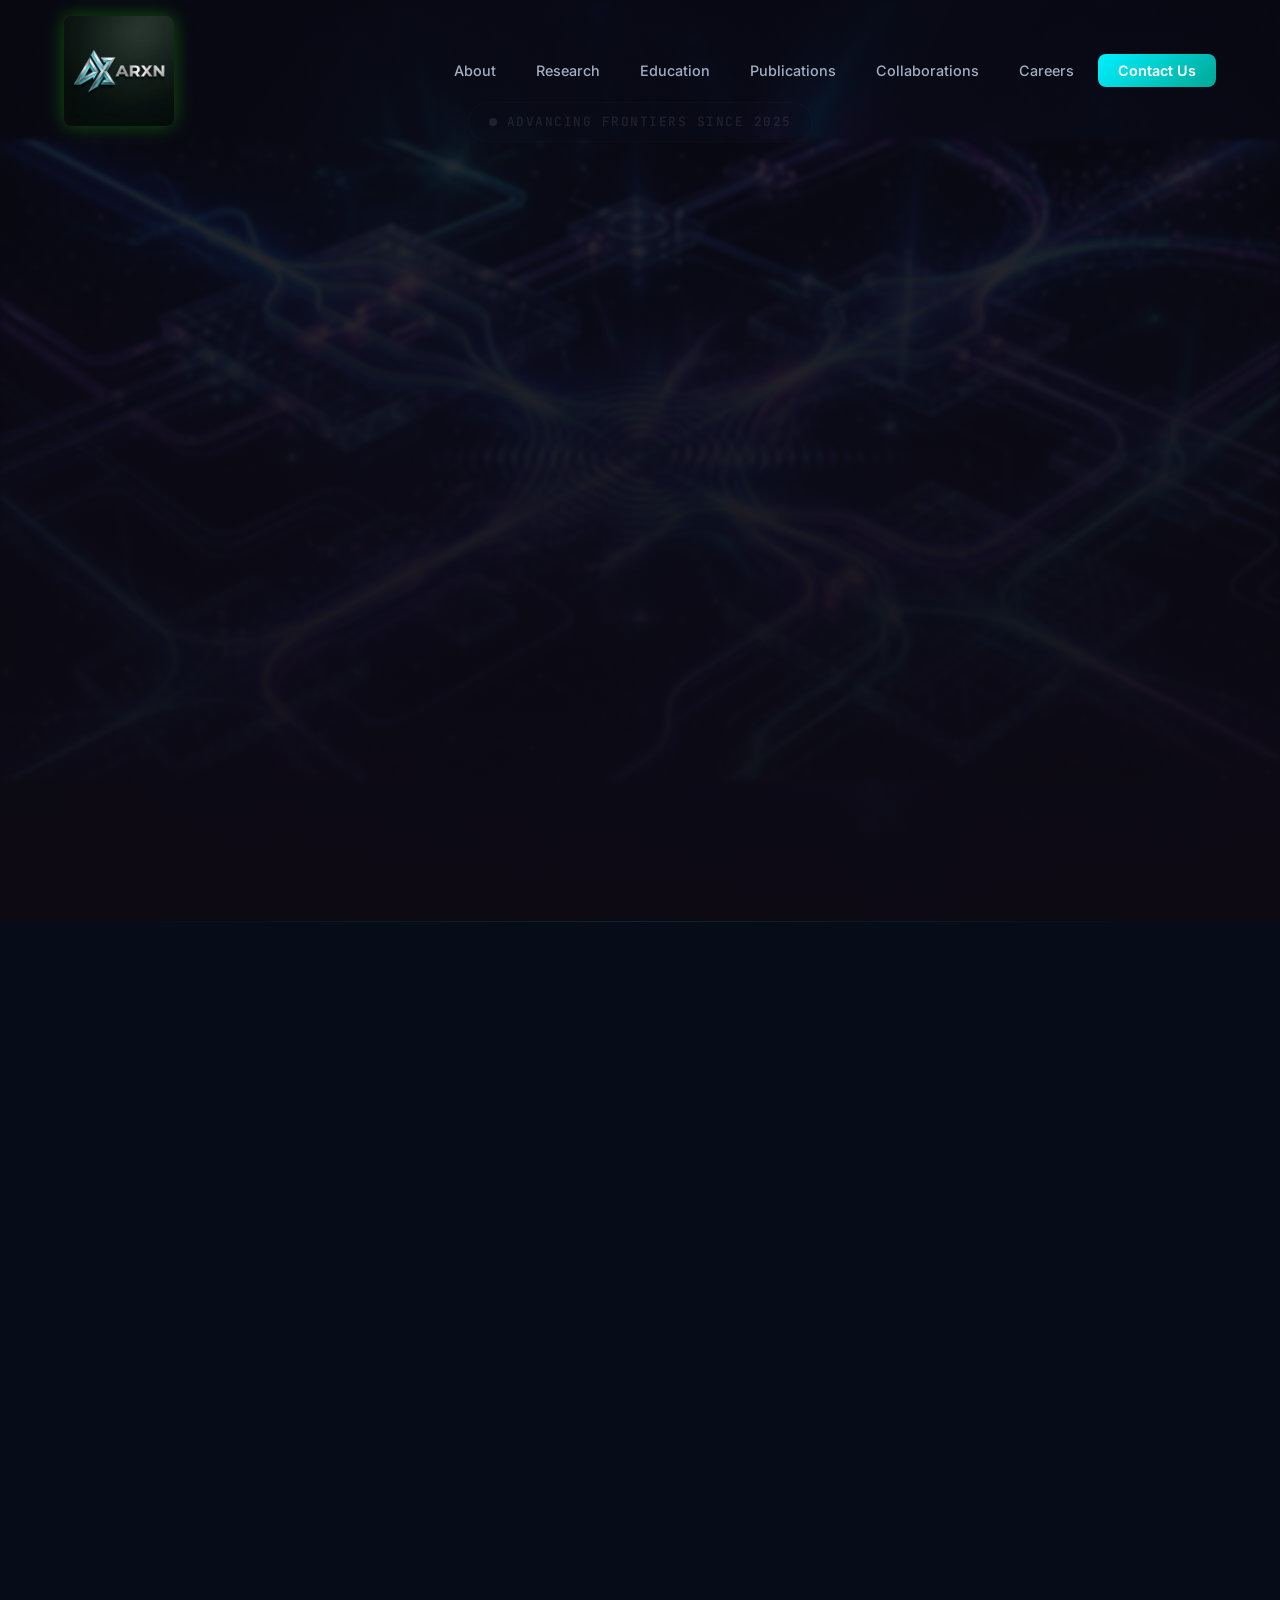
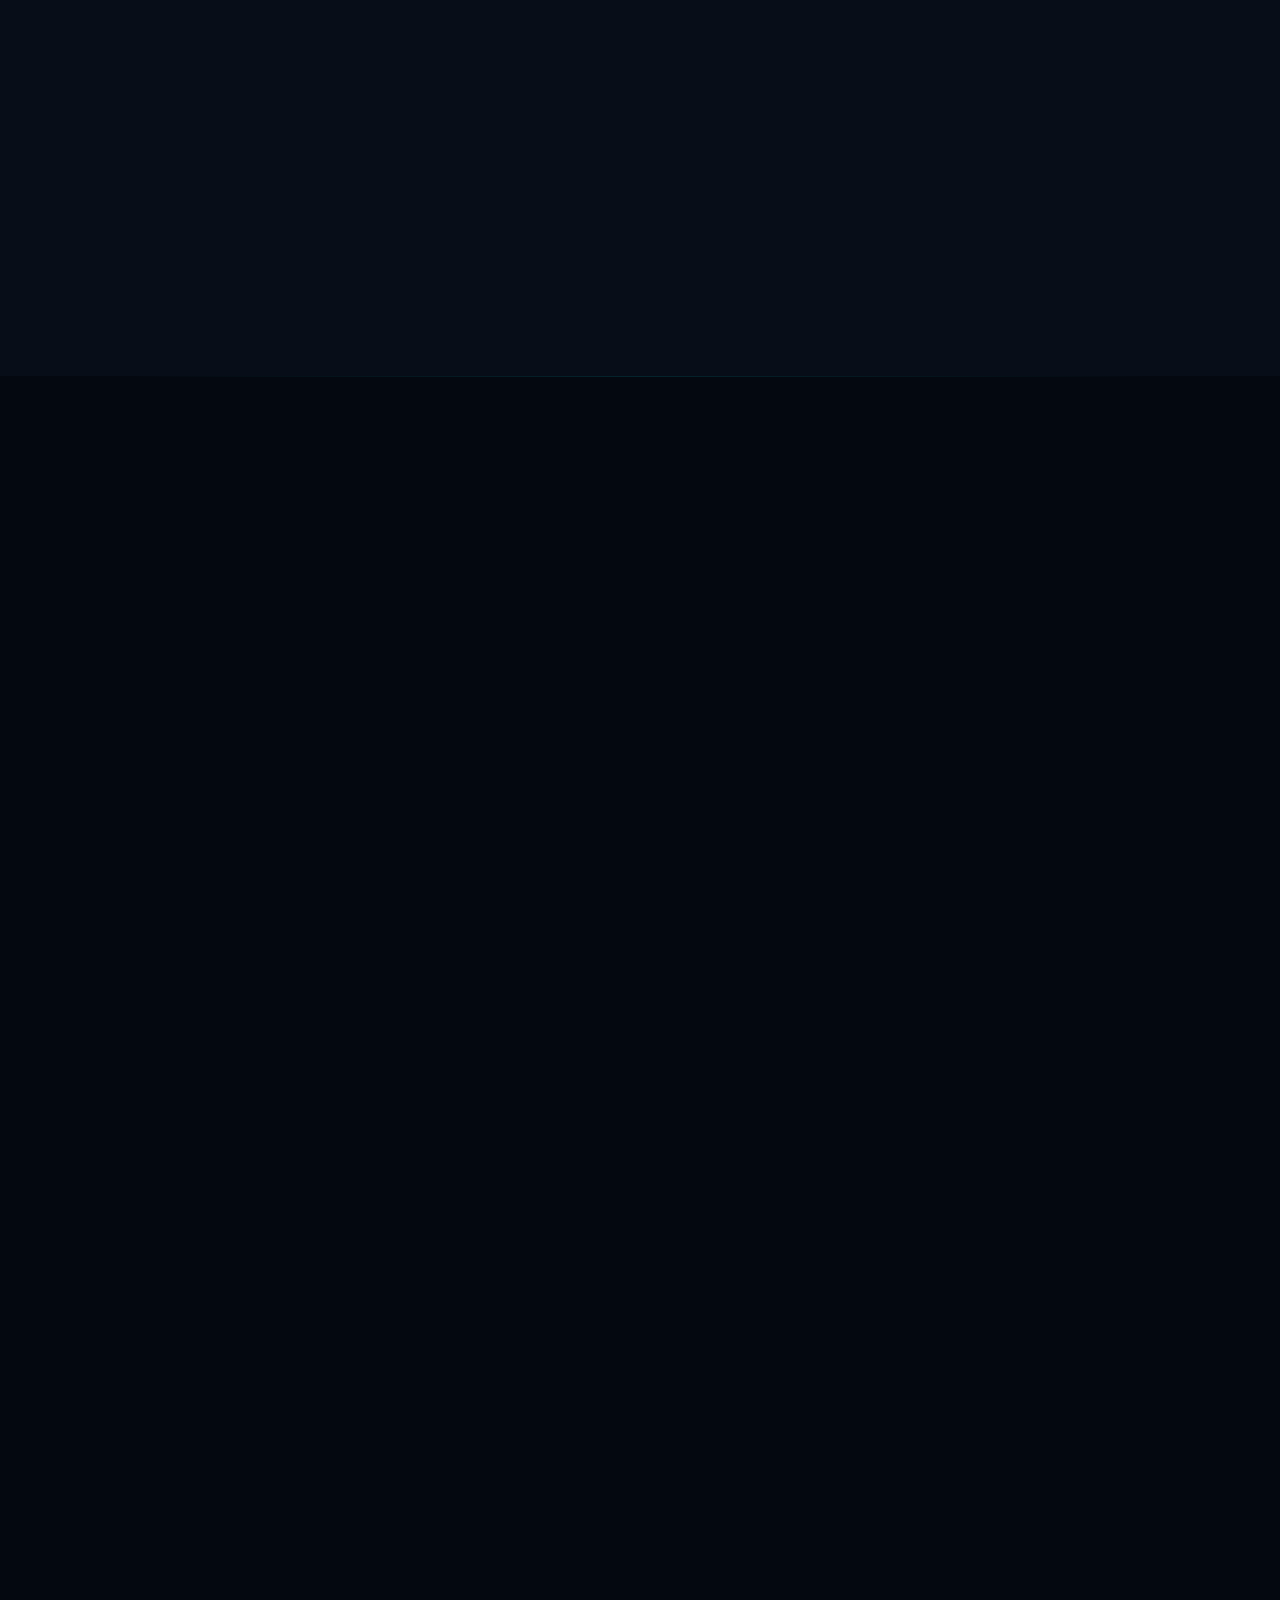
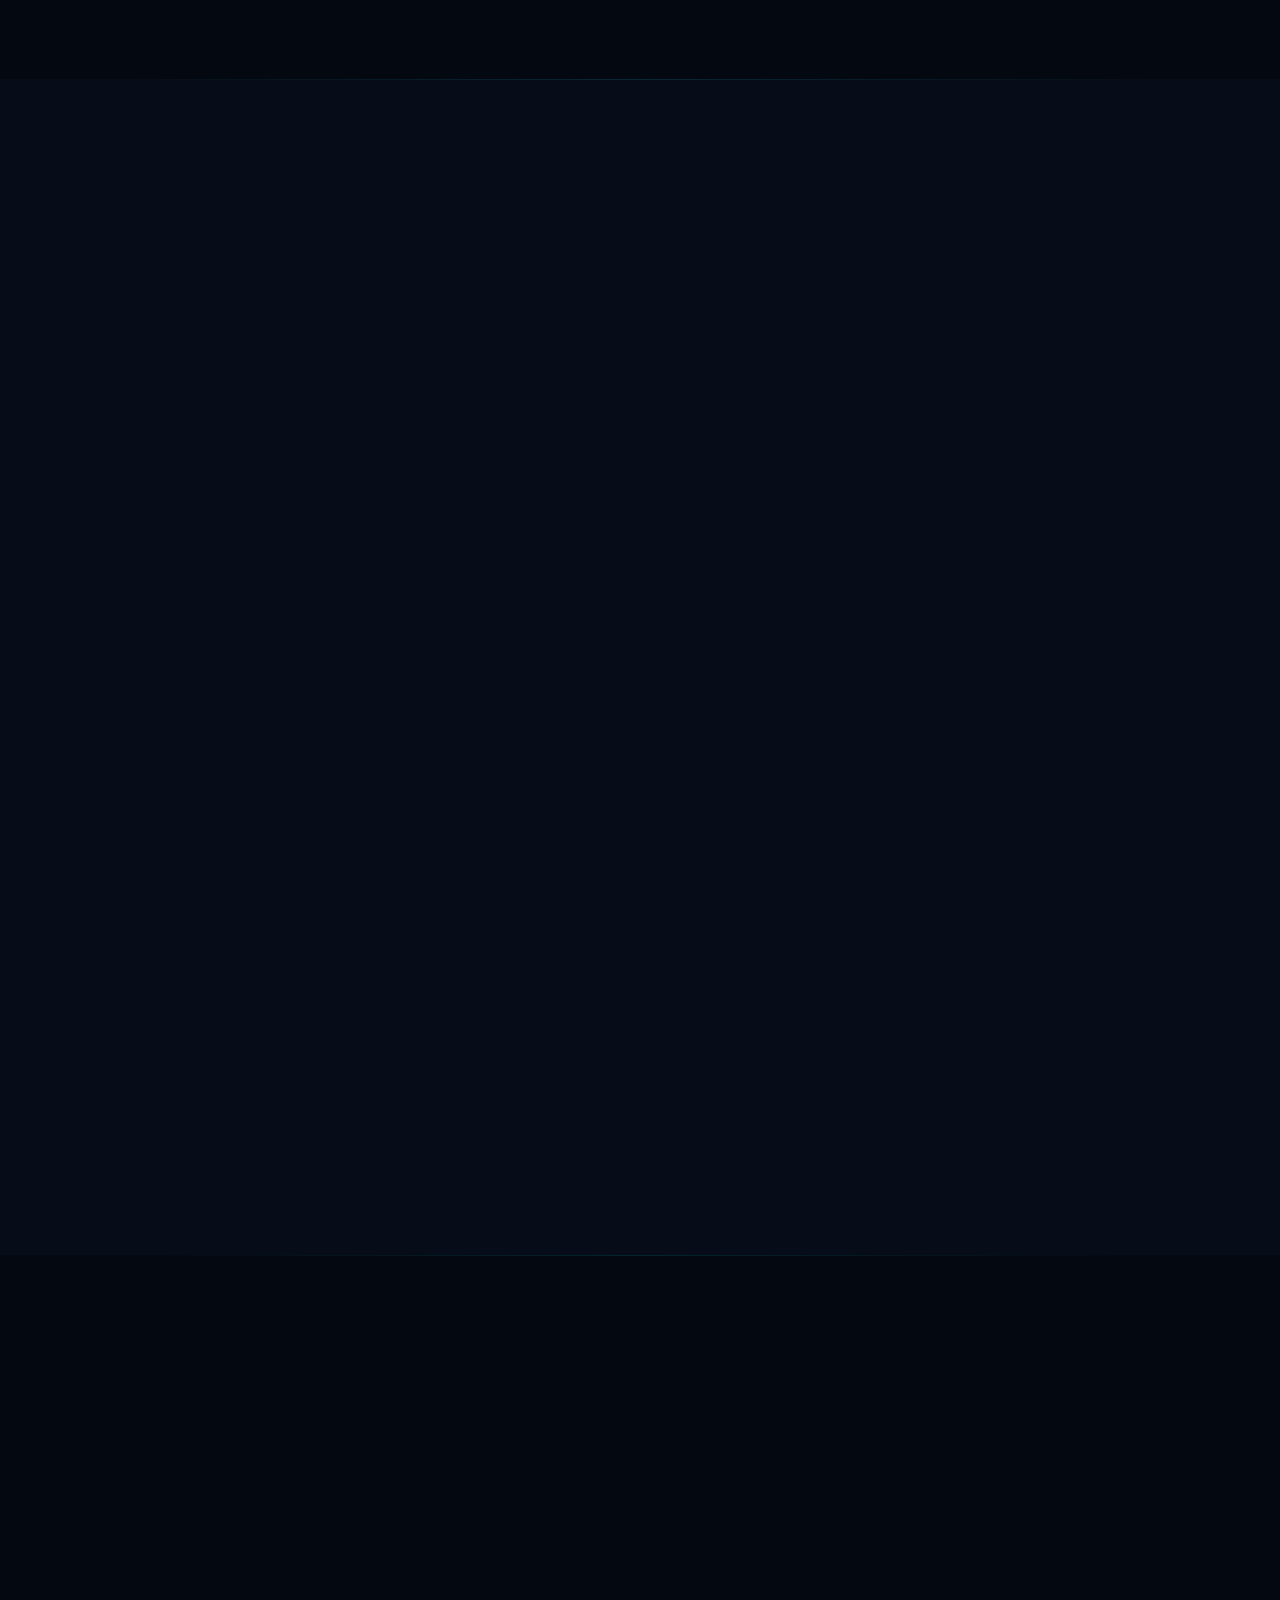
<file: index.html>
<!DOCTYPE html>
<html>
<head>
    <meta http-equiv="refresh" content="0; url=./website/index.html">
    <title>Redirecting to Apogee Research-X Nexus...</title>
</head>
<body>
    <p>If you are not redirected automatically, follow this <a href="./website/index.html">link</a>.</p>
</body>
</html>
</file>
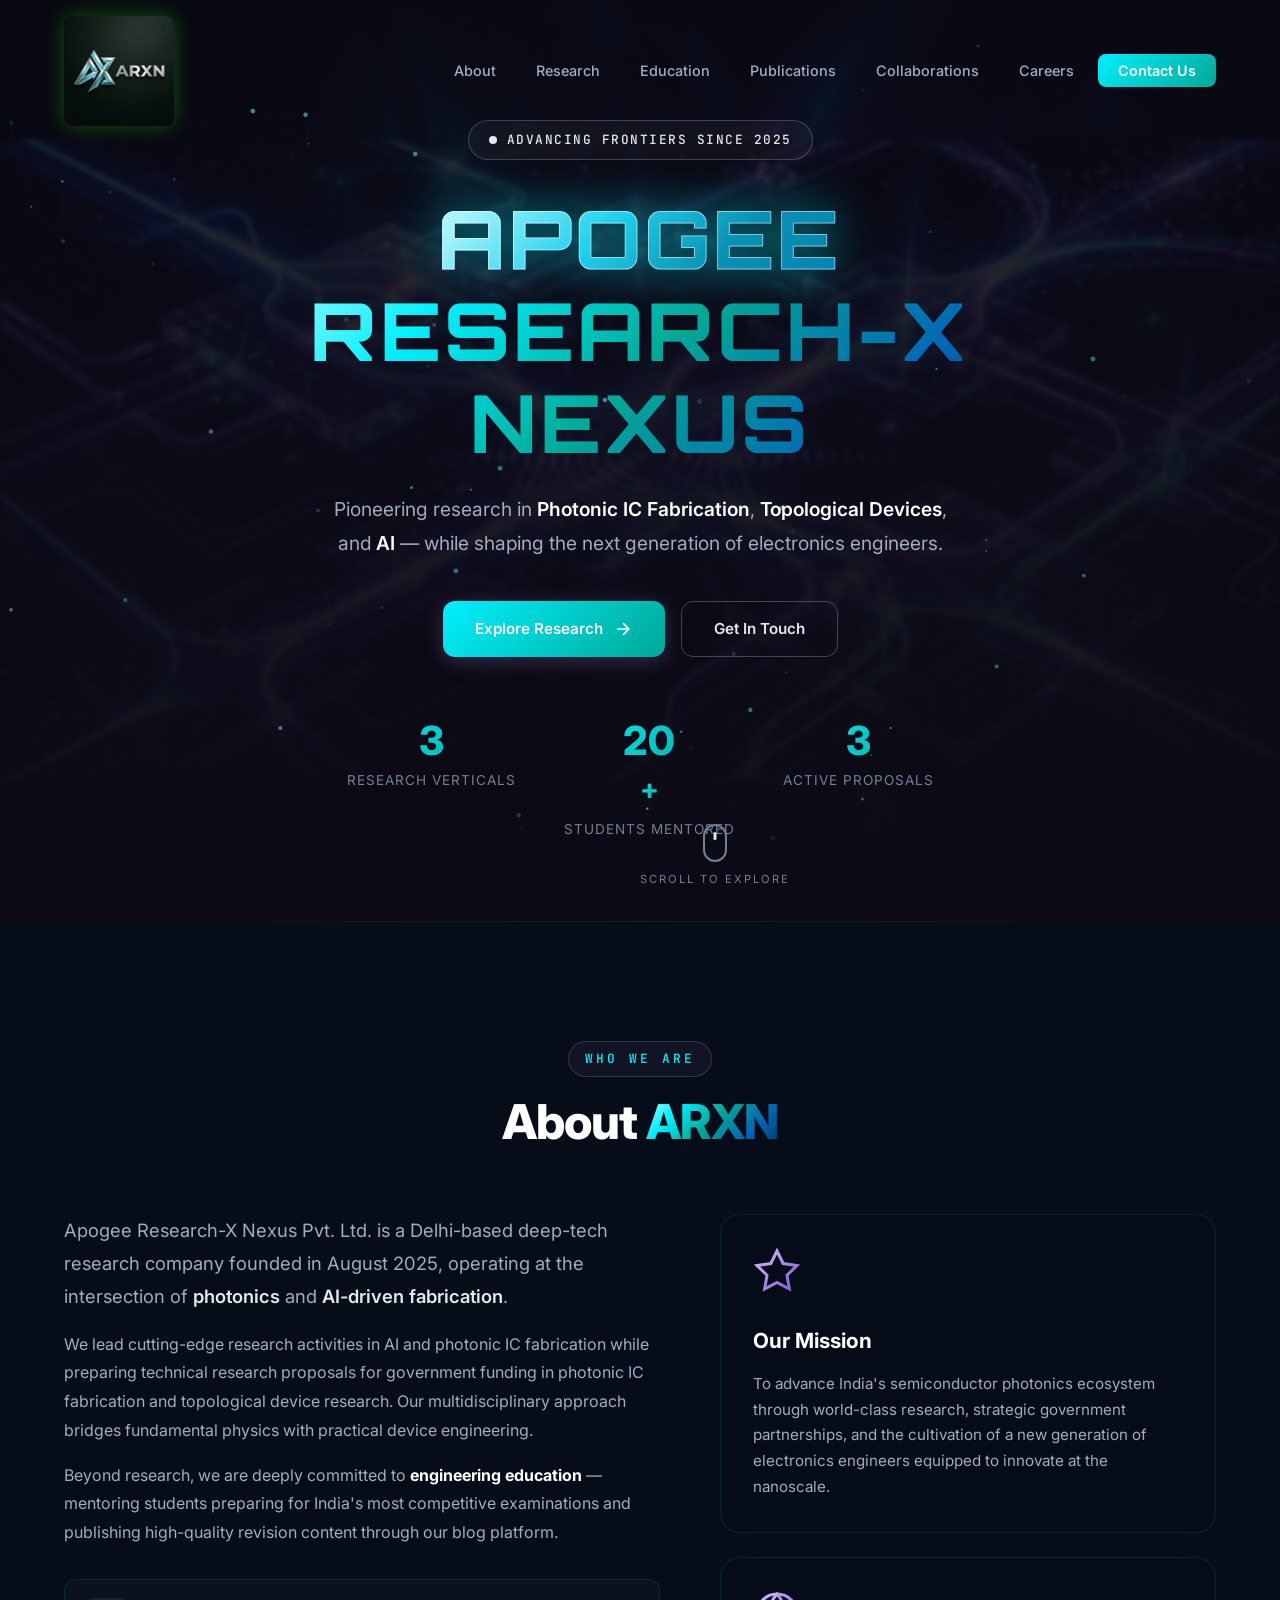
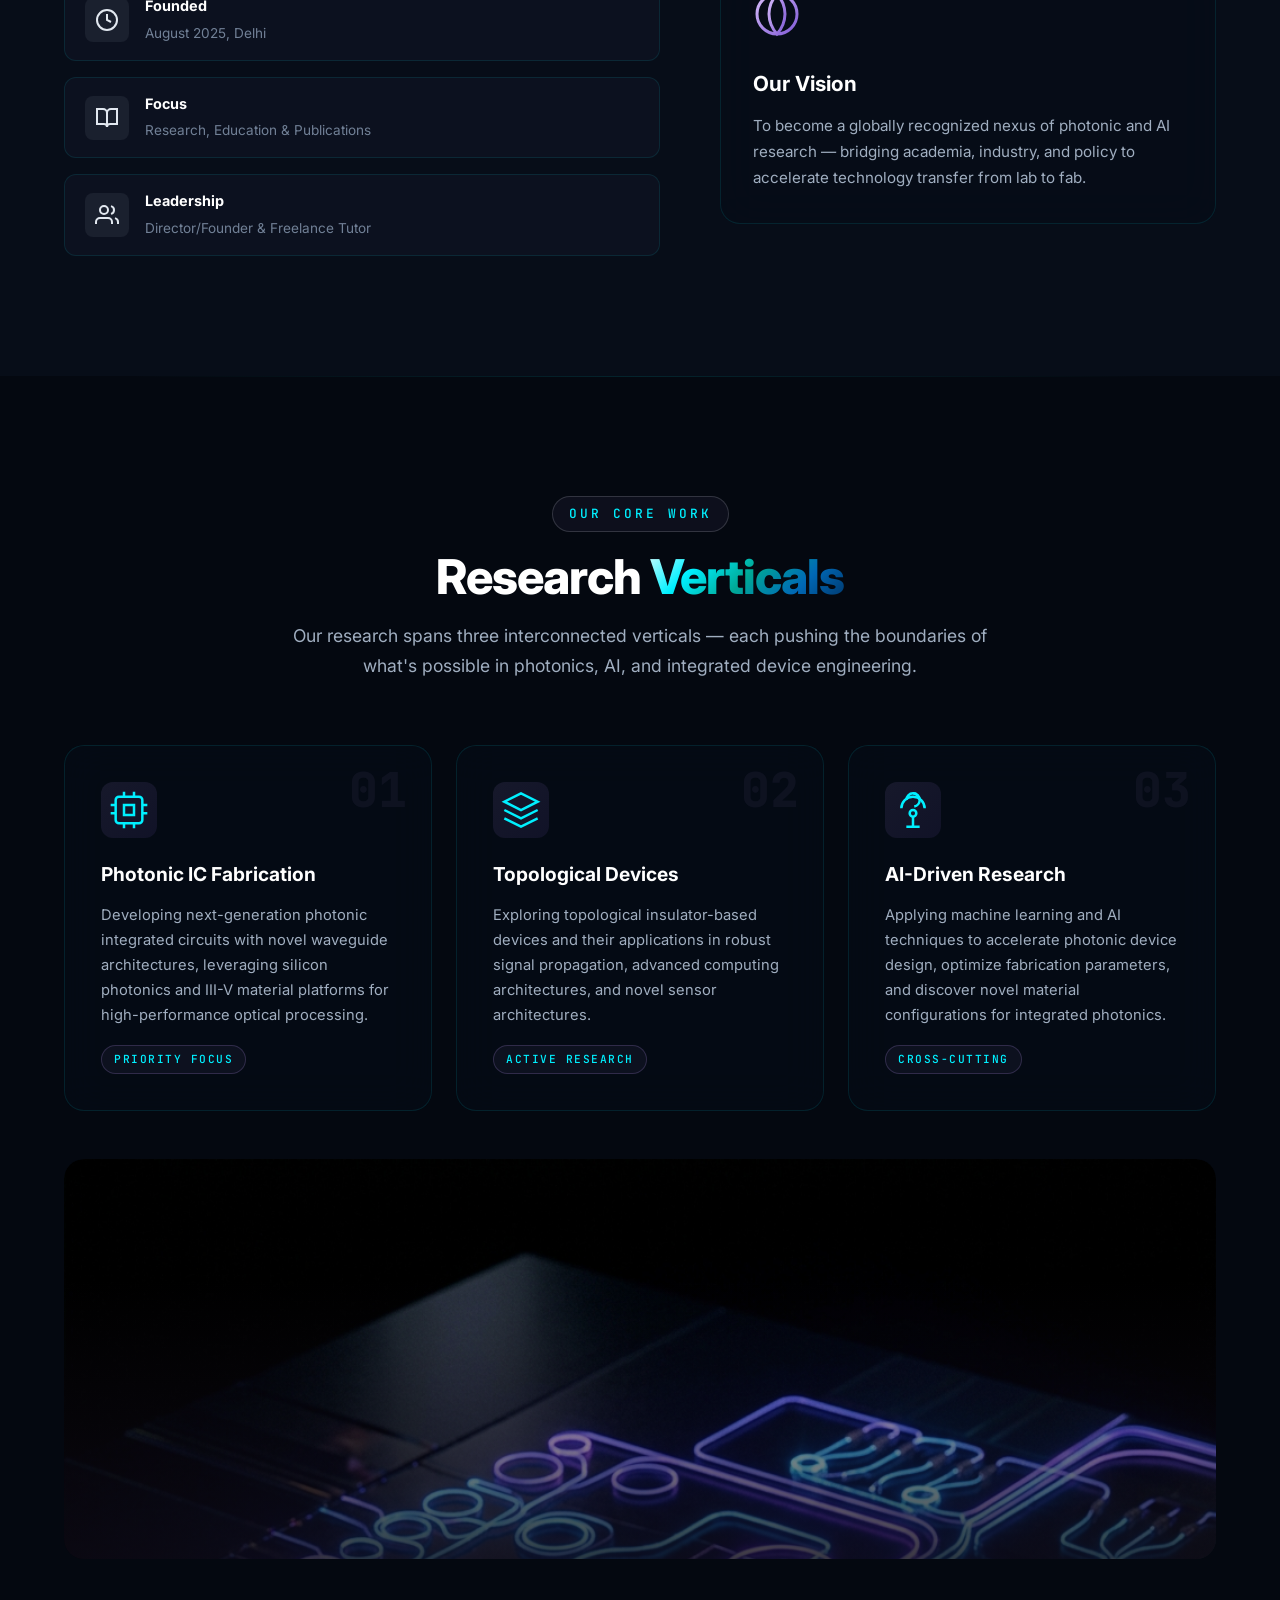
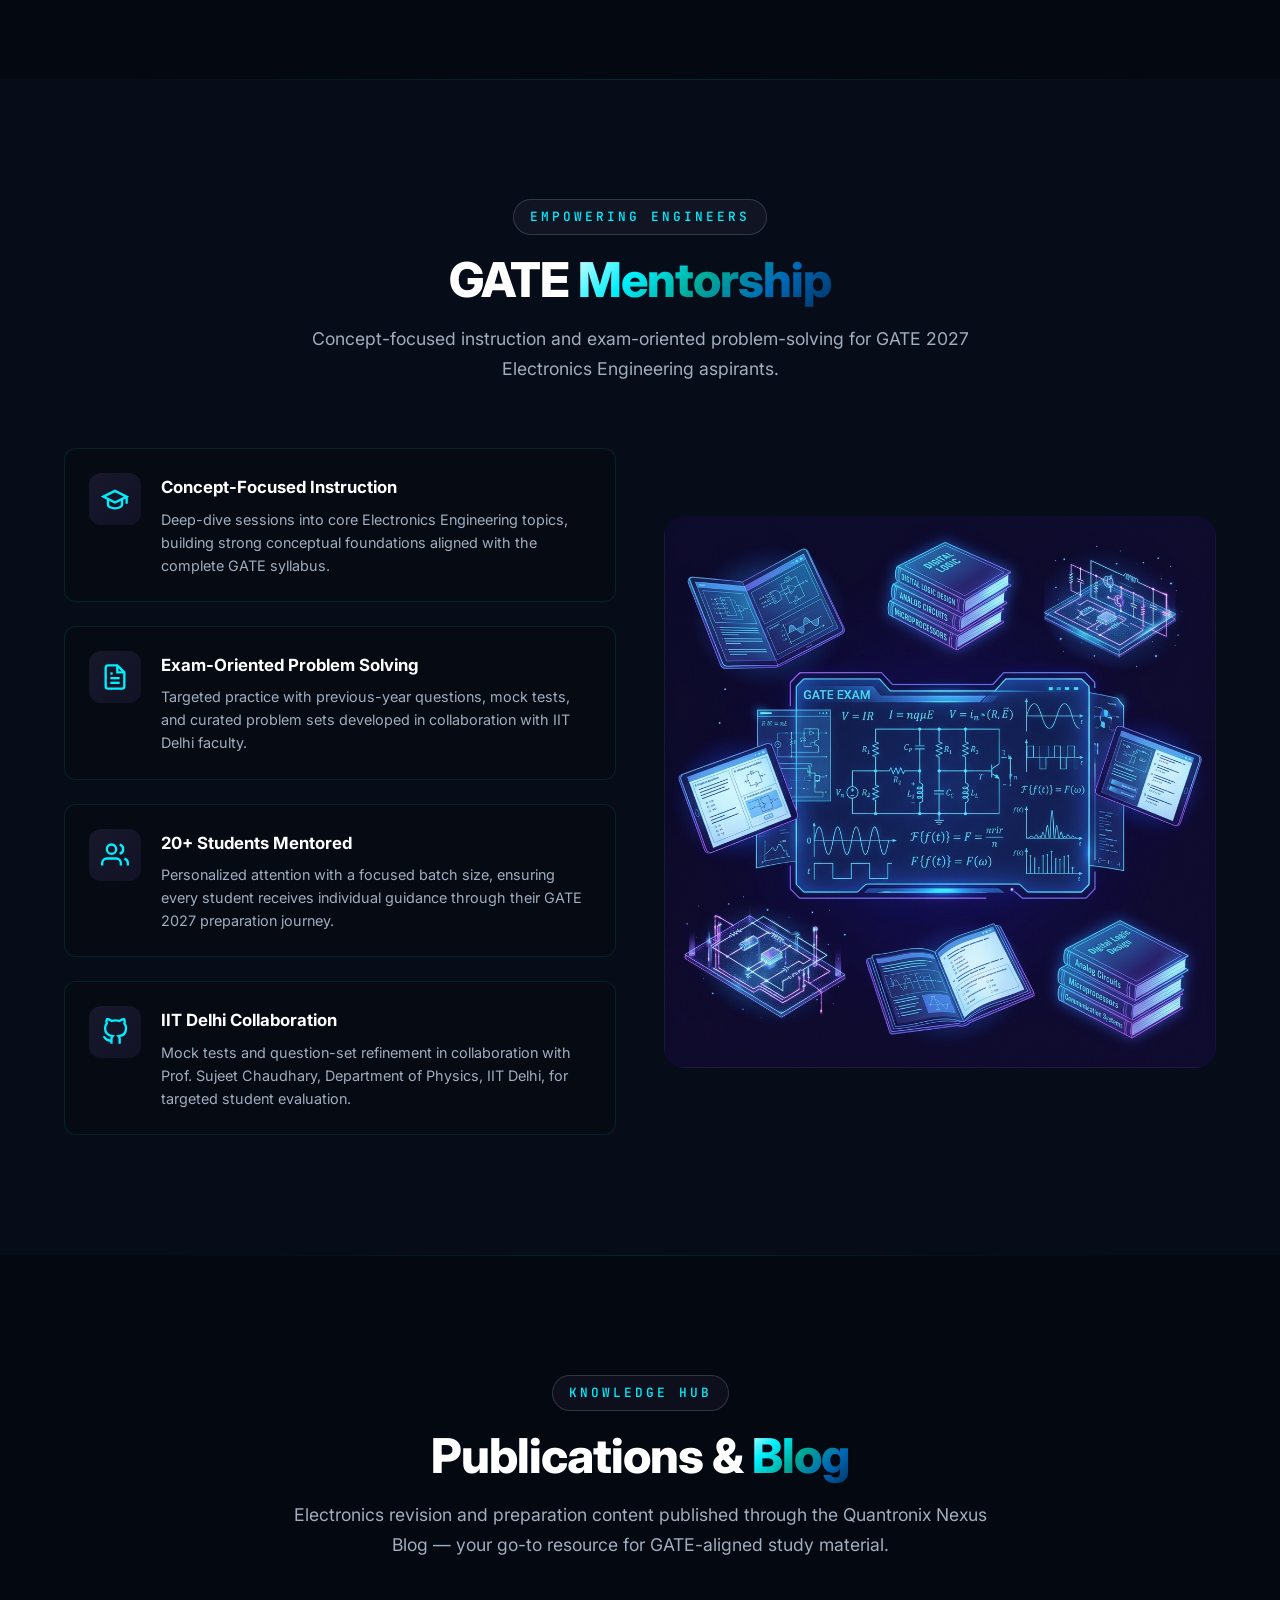
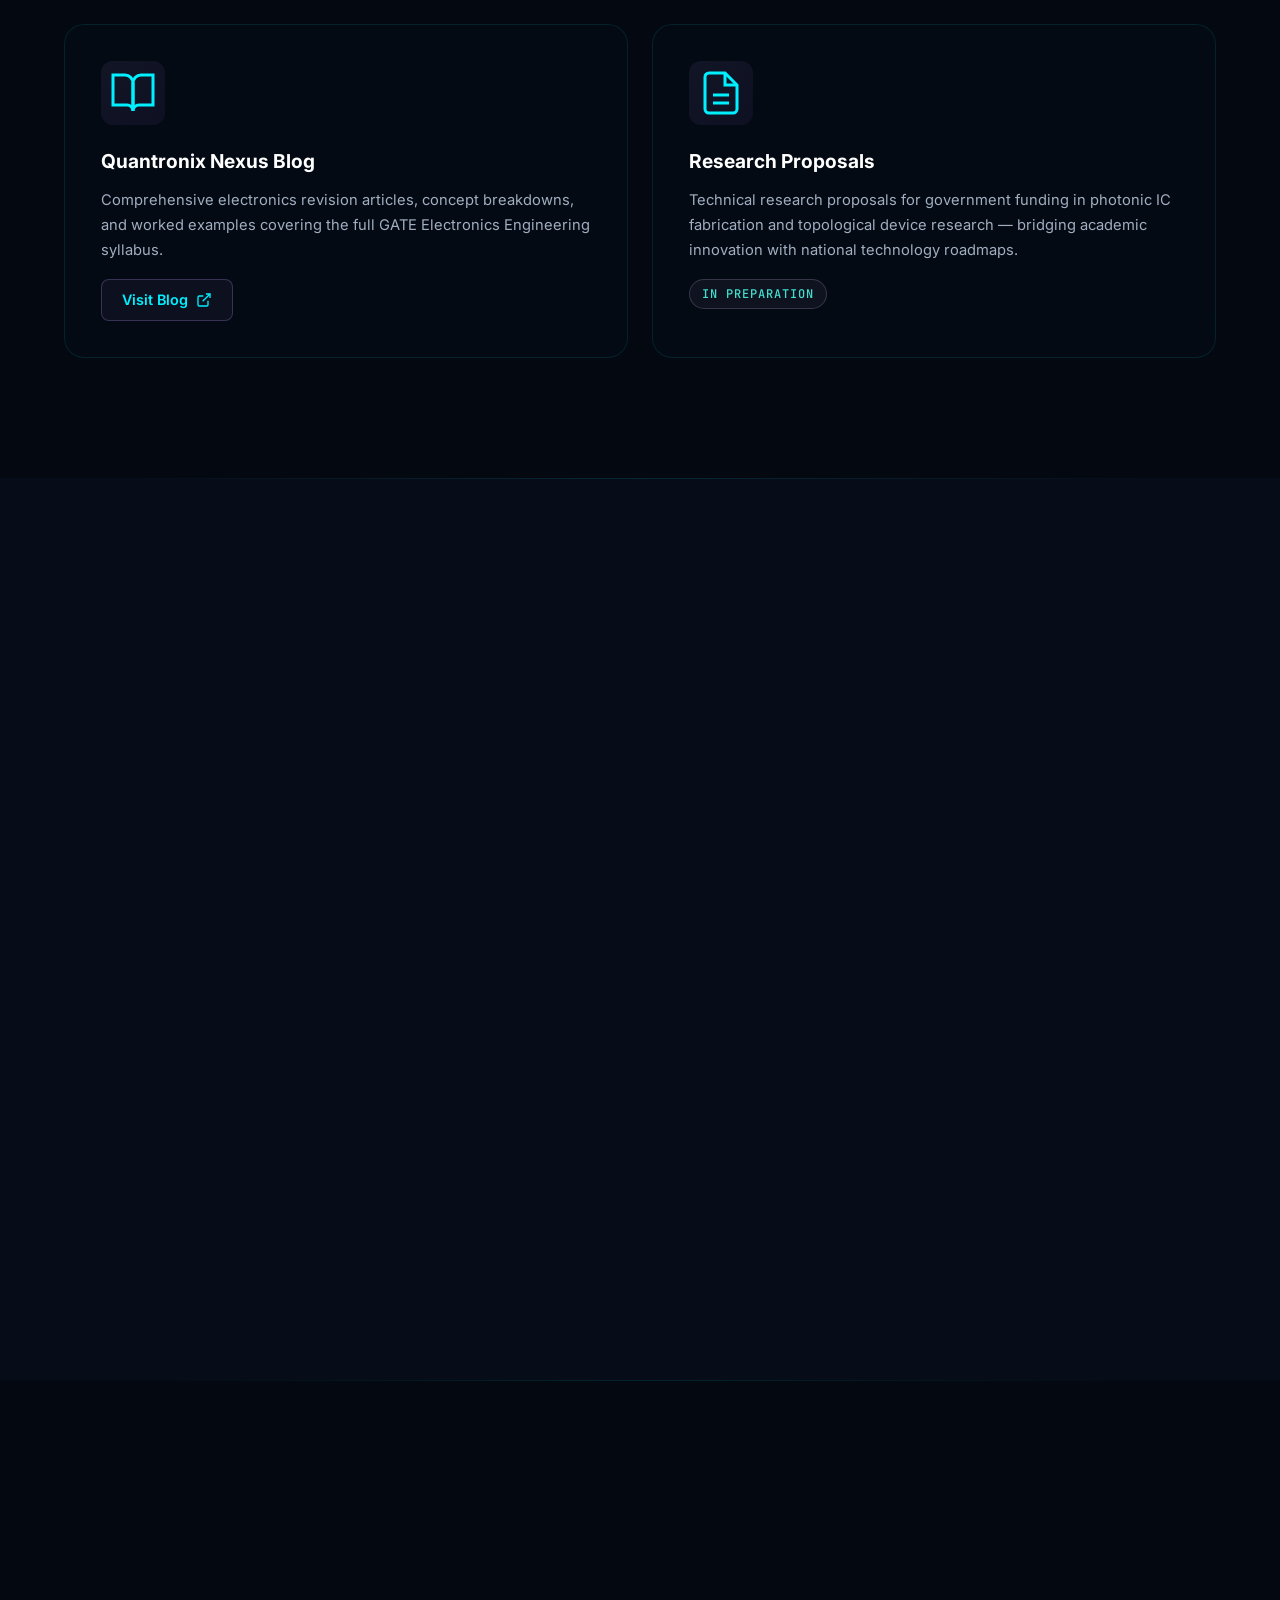
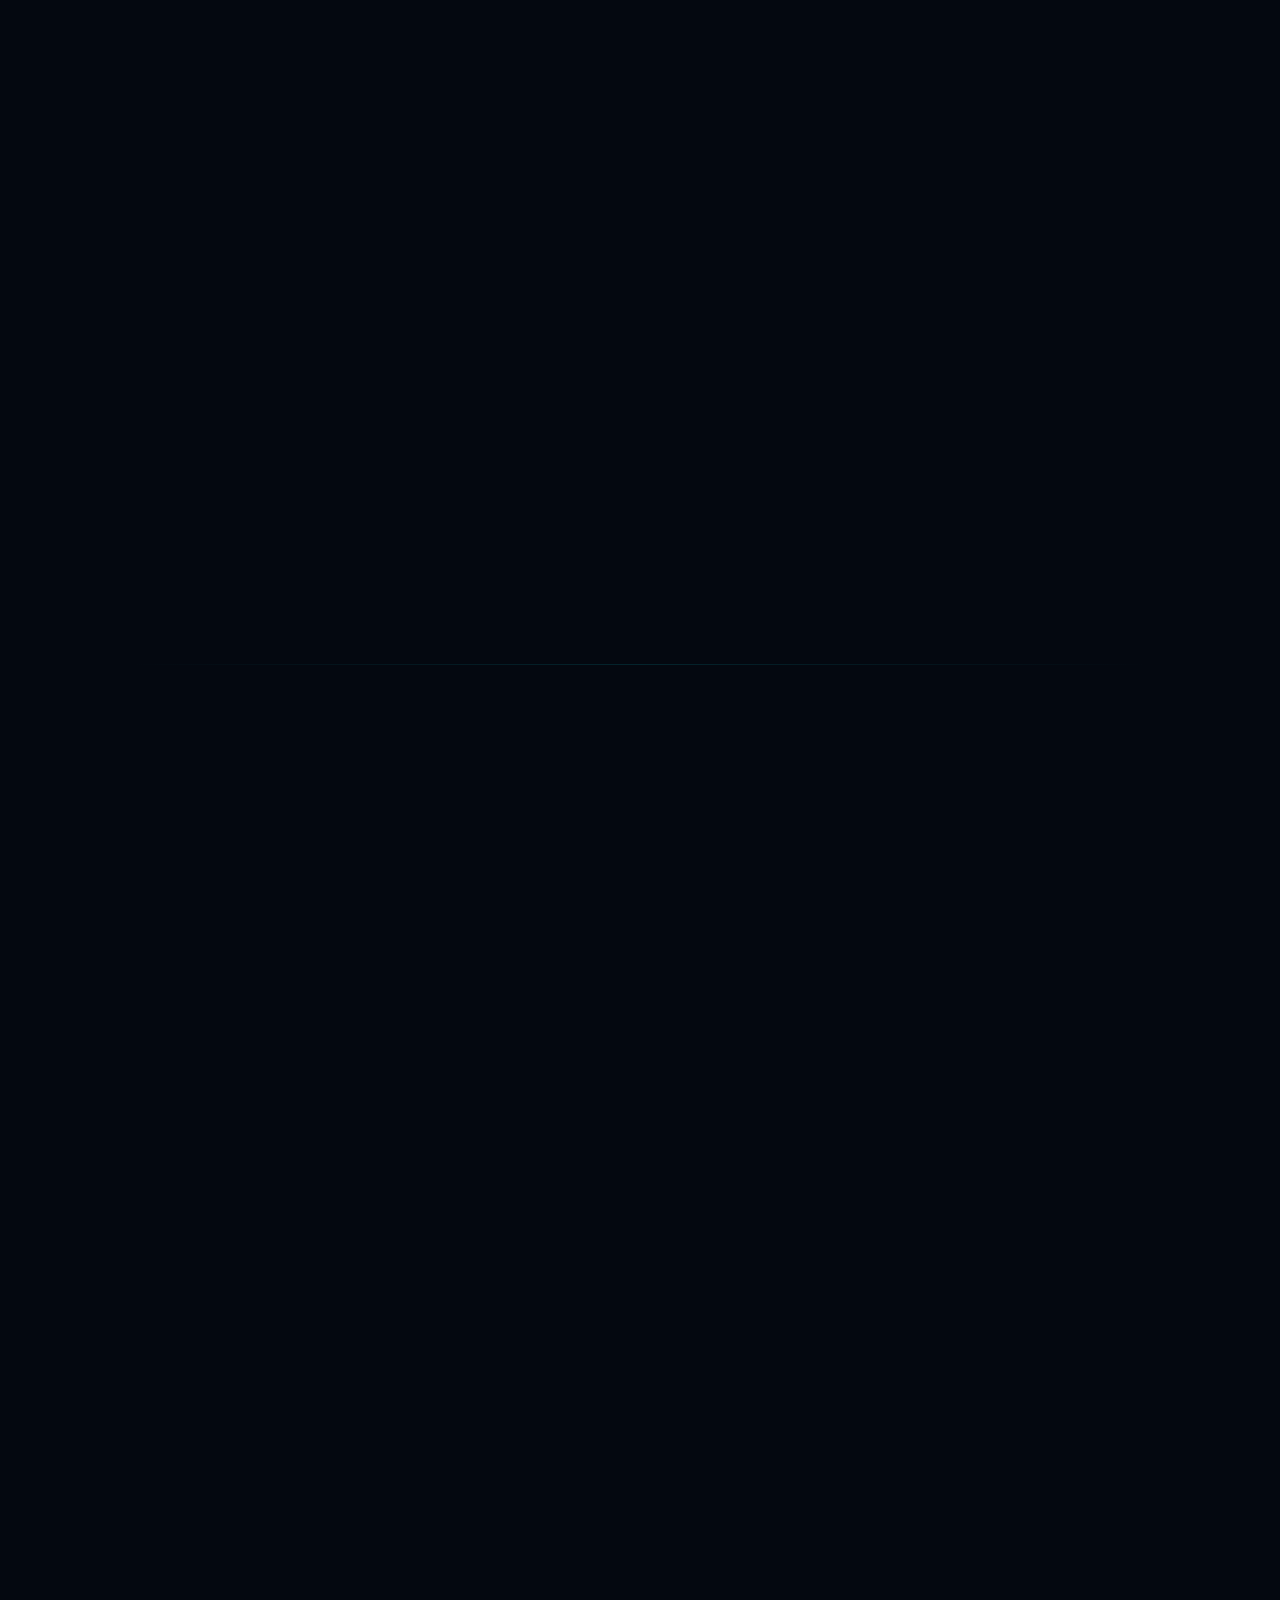
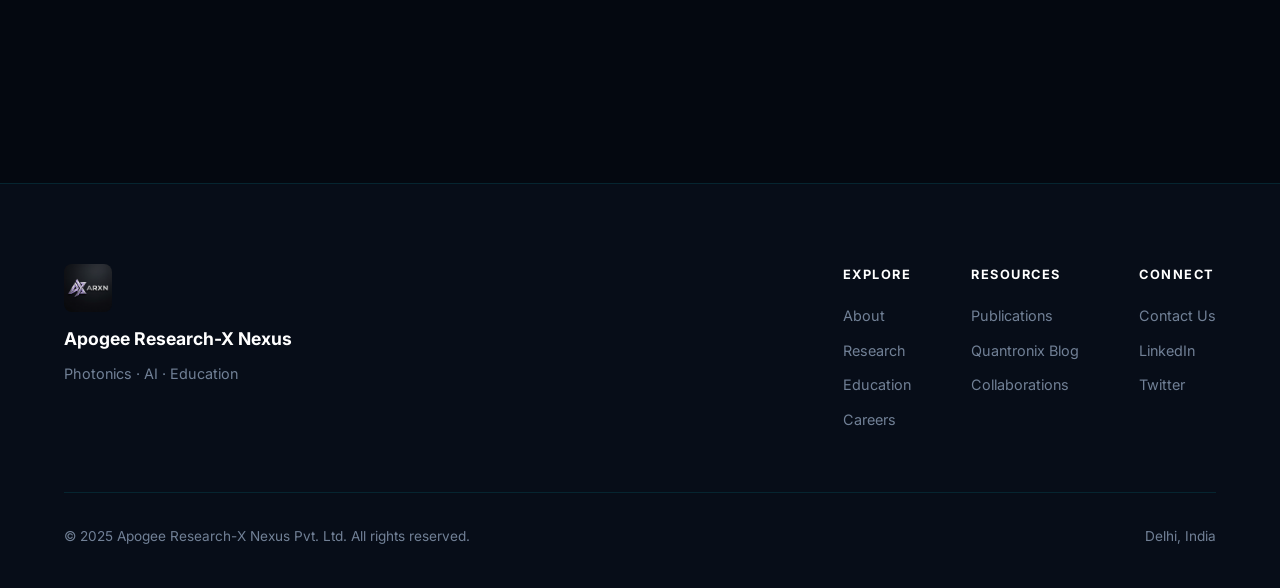
<file: website/index.html>
<!DOCTYPE html>
<html lang="en">
<head>
    <meta charset="UTF-8">
    <meta name="viewport" content="width=device-width, initial-scale=1.0">
    <title>Apogee Research-X Nexus | Photonics · AI · Education</title>
    <meta name="description" content="Apogee Research-X Nexus Pvt. Ltd. — Pioneering research in Photonic IC fabrication, Topological Devices, and AI. GATE Electronics coaching & Quantronix Nexus Blog.">
    <meta name="keywords" content="ARXN, Apogee Research-X Nexus, Photonic IC, Topological Devices, AI Research, GATE Coaching, Electronics Engineering, Delhi">
    <meta name="author" content="Apogee Research-X Nexus Pvt. Ltd.">

    <!-- Open Graph -->
    <meta property="og:title" content="Apogee Research-X Nexus | Photonics · AI · Education">
    <meta property="og:description" content="Pioneering research in Photonic IC fabrication, Topological Devices, and AI.">
    <meta property="og:type" content="website">

    <!-- Fonts -->
    <link rel="preconnect" href="https://fonts.googleapis.com">
    <link rel="preconnect" href="https://fonts.gstatic.com" crossorigin>
    <link href="https://fonts.googleapis.com/css2?family=Inter:wght@300;400;500;600;700;800;900&family=JetBrains+Mono:wght@400;500&family=Orbitron:wght@400;600;700;900&display=swap" rel="stylesheet">

    <link rel="stylesheet" href="styles.css">
</head>
<body>
    <!-- ===================== NAVBAR ===================== -->
    <nav id="navbar" class="navbar">
        <div class="nav-container">
            <a href="#hero" class="nav-logo" id="nav-logo">
                <img src="assets/logo.png" alt="ARXN Logo" class="nav-logo-img">
                <span class="nav-logo-text">ARXN</span>
            </a>
            <ul class="nav-links" id="nav-links">
                <li><a href="#about" class="nav-link">About</a></li>
                <li><a href="#research" class="nav-link">Research</a></li>
                <li><a href="#education" class="nav-link">Education</a></li>
                <li><a href="#publications" class="nav-link">Publications</a></li>
                <li><a href="#collaborations" class="nav-link">Collaborations</a></li>
                <li><a href="#careers" class="nav-link">Careers</a></li>
                <li><a href="#contact" class="nav-link nav-link-cta">Contact Us</a></li>
            </ul>
            <button class="nav-toggle" id="nav-toggle" aria-label="Toggle navigation">
                <span></span><span></span><span></span>
            </button>
        </div>
    </nav>

    <!-- ===================== HERO ===================== -->
    <section id="hero" class="hero">
        <div class="hero-bg">
            <img src="assets/hero-bg.png" alt="" class="hero-bg-img">
            <div class="hero-overlay"></div>
        </div>
        <canvas id="particle-canvas" class="particle-canvas"></canvas>
        <div class="hero-content">
            <div class="hero-badge">
                <span class="badge-dot"></span>
                Advancing Frontiers Since 2025
            </div>
            <h1 class="hero-title">
                <span class="hero-title-line">Apogee</span>
                <span class="hero-title-line gradient-text">Research-X Nexus</span>
            </h1>
            <p class="hero-subtitle">Pioneering research in <strong>Photonic IC Fabrication</strong>, <strong>Topological Devices</strong>, and <strong>AI</strong> — while shaping the next generation of electronics engineers.</p>
            <div class="hero-actions">
                <a href="#research" class="btn btn-primary" id="hero-cta-research">
                    Explore Research
                    <svg width="20" height="20" viewBox="0 0 24 24" fill="none" stroke="currentColor" stroke-width="2"><path d="M5 12h14M12 5l7 7-7 7"/></svg>
                </a>
                <a href="#contact" class="btn btn-outline" id="hero-cta-contact">
                    Get In Touch
                </a>
            </div>
            <div class="hero-stats">
                <div class="stat-item">
                    <span class="stat-number" data-target="3">0</span>
                    <span class="stat-label">Research Verticals</span>
                </div>
                <div class="stat-item">
                    <span class="stat-number" data-target="20">0</span><span class="stat-plus">+</span>
                    <span class="stat-label">Students Mentored</span>
                </div>
                <div class="stat-item">
                    <span class="stat-number" data-target="3">0</span>
                    <span class="stat-label">Active Proposals</span>
                </div>
            </div>
        </div>
        <div class="scroll-indicator" id="scroll-indicator">
            <div class="scroll-mouse">
                <div class="scroll-wheel"></div>
            </div>
            <span>Scroll to explore</span>
        </div>
    </section>

    <!-- ===================== ABOUT ===================== -->
    <section id="about" class="section about">
        <div class="container">
            <div class="section-header" data-animate>
                <span class="section-tag">Who We Are</span>
                <h2 class="section-title">About <span class="gradient-text">ARXN</span></h2>
            </div>
            <div class="about-grid" data-animate>
                <div class="about-text">
                    <p class="about-lead">Apogee Research-X Nexus Pvt. Ltd. is a Delhi-based deep-tech research company founded in August 2025, operating at the intersection of <em>photonics</em> and <em>AI-driven fabrication</em>.</p>
                    <p>We lead cutting-edge research activities in AI and photonic IC fabrication while preparing technical research proposals for government funding in photonic IC fabrication and topological device research. Our multidisciplinary approach bridges fundamental physics with practical device engineering.</p>
                    <p>Beyond research, we are deeply committed to <strong>engineering education</strong> — mentoring students preparing for India's most competitive examinations and publishing high-quality revision content through our blog platform.</p>
                    <div class="about-highlights">
                        <div class="highlight-item">
                            <div class="highlight-icon">
                                <svg width="24" height="24" viewBox="0 0 24 24" fill="none" stroke="currentColor" stroke-width="2"><circle cx="12" cy="12" r="10"/><path d="M12 6v6l4 2"/></svg>
                            </div>
                            <div>
                                <strong>Founded</strong>
                                <span>August 2025, Delhi</span>
                            </div>
                        </div>
                        <div class="highlight-item">
                            <div class="highlight-icon">
                                <svg width="24" height="24" viewBox="0 0 24 24" fill="none" stroke="currentColor" stroke-width="2"><path d="M2 3h6a4 4 0 0 1 4 4v14a3 3 0 0 0-3-3H2z"/><path d="M22 3h-6a4 4 0 0 0-4 4v14a3 3 0 0 1 3-3h7z"/></svg>
                            </div>
                            <div>
                                <strong>Focus</strong>
                                <span>Research, Education & Publications</span>
                            </div>
                        </div>
                        <div class="highlight-item">
                            <div class="highlight-icon">
                                <svg width="24" height="24" viewBox="0 0 24 24" fill="none" stroke="currentColor" stroke-width="2"><path d="M17 21v-2a4 4 0 0 0-4-4H5a4 4 0 0 0-4 4v2"/><circle cx="9" cy="7" r="4"/><path d="M23 21v-2a4 4 0 0 0-3-3.87"/><path d="M16 3.13a4 4 0 0 1 0 7.75"/></svg>
                            </div>
                            <div>
                                <strong>Leadership</strong>
                                <span>Director/Founder & Freelance Tutor</span>
                            </div>
                        </div>
                    </div>
                </div>
                <div class="about-visual">
                    <div class="about-card glass-card">
                        <div class="card-glow"></div>
                        <div class="mission-icon">
                            <svg width="48" height="48" viewBox="0 0 24 24" fill="none" stroke="url(#grad1)" stroke-width="1.5">
                                <defs><linearGradient id="grad1" x1="0%" y1="0%" x2="100%" y2="100%"><stop offset="0%" style="stop-color:#D6BCFA"/><stop offset="100%" style="stop-color:#805AD5"/></linearGradient></defs>
                                <polygon points="12 2 15.09 8.26 22 9.27 17 14.14 18.18 21.02 12 17.77 5.82 21.02 7 14.14 2 9.27 8.91 8.26 12 2"/>
                            </svg>
                        </div>
                        <h3>Our Mission</h3>
                        <p>To advance India's semiconductor photonics ecosystem through world-class research, strategic government partnerships, and the cultivation of a new generation of electronics engineers equipped to innovate at the nanoscale.</p>
                    </div>
                    <div class="about-card glass-card">
                        <div class="card-glow"></div>
                        <div class="mission-icon">
                            <svg width="48" height="48" viewBox="0 0 24 24" fill="none" stroke="url(#grad1)" stroke-width="1.5">
                                <circle cx="12" cy="12" r="10"/><line x1="2" y1="12" x2="22" y2="12"/><path d="M12 2a15.3 15.3 0 0 1 4 10 15.3 15.3 0 0 1-4 10 15.3 15.3 0 0 1-4-10 15.3 15.3 0 0 1 4-10z"/>
                            </svg>
                        </div>
                        <h3>Our Vision</h3>
                        <p>To become a globally recognized nexus of photonic and AI research — bridging academia, industry, and policy to accelerate technology transfer from lab to fab.</p>
                    </div>
                </div>
            </div>
        </div>
    </section>

    <!-- ===================== RESEARCH ===================== -->
    <section id="research" class="section research">
        <div class="container">
            <div class="section-header" data-animate>
                <span class="section-tag">Our Core Work</span>
                <h2 class="section-title">Research <span class="gradient-text">Verticals</span></h2>
                <p class="section-desc">Our research spans three interconnected verticals — each pushing the boundaries of what's possible in photonics, AI, and integrated device engineering.</p>
            </div>
            <div class="research-grid" data-animate>
                <div class="research-card glass-card" id="research-photonic-ic">
                    <div class="card-glow"></div>
                    <div class="research-card-number">01</div>
                    <div class="research-card-icon">
                        <svg width="40" height="40" viewBox="0 0 24 24" fill="none" stroke="currentColor" stroke-width="1.5"><rect x="4" y="4" width="16" height="16" rx="2"/><rect x="9" y="9" width="6" height="6"/><line x1="9" y1="1" x2="9" y2="4"/><line x1="15" y1="1" x2="15" y2="4"/><line x1="9" y1="20" x2="9" y2="23"/><line x1="15" y1="20" x2="15" y2="23"/><line x1="20" y1="9" x2="23" y2="9"/><line x1="20" y1="14" x2="23" y2="14"/><line x1="1" y1="9" x2="4" y2="9"/><line x1="1" y1="14" x2="4" y2="14"/></svg>
                    </div>
                    <h3>Photonic IC Fabrication</h3>
                    <p>Developing next-generation photonic integrated circuits with novel waveguide architectures, leveraging silicon photonics and III-V material platforms for high-performance optical processing.</p>
                    <span class="research-tag">Priority Focus</span>
                </div>
                <div class="research-card glass-card" id="research-topological">
                    <div class="card-glow"></div>
                    <div class="research-card-number">02</div>
                    <div class="research-card-icon">
                        <svg width="40" height="40" viewBox="0 0 24 24" fill="none" stroke="currentColor" stroke-width="1.5"><path d="M12 2L2 7l10 5 10-5-10-5z"/><path d="M2 17l10 5 10-5"/><path d="M2 12l10 5 10-5"/></svg>
                    </div>
                    <h3>Topological Devices</h3>
                    <p>Exploring topological insulator-based devices and their applications in robust signal propagation, advanced computing architectures, and novel sensor architectures.</p>
                    <span class="research-tag">Active Research</span>
                </div>
                <div class="research-card glass-card" id="research-ai">
                    <div class="card-glow"></div>
                    <div class="research-card-number">03</div>
                    <div class="research-card-icon">
                        <svg width="40" height="40" viewBox="0 0 24 24" fill="none" stroke="currentColor" stroke-width="1.5"><path d="M12 2a4 4 0 0 1 4 4c0 1.95-1.4 3.58-3.25 3.93"/><path d="M8 6a4 4 0 0 1 8 0"/><path d="M5 11a7 7 0 0 1 14 0"/><line x1="12" y1="16" x2="12" y2="22"/><line x1="8" y1="22" x2="16" y2="22"/><circle cx="12" cy="14" r="2"/></svg>
                    </div>
                    <h3>AI-Driven Research</h3>
                    <p>Applying machine learning and AI techniques to accelerate photonic device design, optimize fabrication parameters, and discover novel material configurations for integrated photonics.</p>
                    <span class="research-tag">Cross-Cutting</span>
                </div>
            </div>
            <div class="research-visual" data-animate>
                <img src="assets/research-photonics.png" alt="Photonic IC Visualization" class="research-img">
                <div class="research-visual-overlay"></div>
            </div>
        </div>
    </section>

    <!-- ===================== EDUCATION ===================== -->
    <section id="education" class="section education">
        <div class="container">
            <div class="section-header" data-animate>
                <span class="section-tag">Empowering Engineers</span>
                <h2 class="section-title">GATE <span class="gradient-text">Mentorship</span></h2>
                <p class="section-desc">Concept-focused instruction and exam-oriented problem-solving for GATE 2027 Electronics Engineering aspirants.</p>
            </div>
            <div class="education-layout" data-animate>
                <div class="education-content">
                    <div class="edu-feature">
                        <div class="edu-feature-icon">
                            <svg width="28" height="28" viewBox="0 0 24 24" fill="none" stroke="currentColor" stroke-width="2"><path d="M22 10v6M2 10l10-5 10 5-10 5z"/><path d="M6 12v5c0 1.66 2.69 3 6 3s6-1.34 6-3v-5"/></svg>
                        </div>
                        <div>
                            <h3>Concept-Focused Instruction</h3>
                            <p>Deep-dive sessions into core Electronics Engineering topics, building strong conceptual foundations aligned with the complete GATE syllabus.</p>
                        </div>
                    </div>
                    <div class="edu-feature">
                        <div class="edu-feature-icon">
                            <svg width="28" height="28" viewBox="0 0 24 24" fill="none" stroke="currentColor" stroke-width="2"><path d="M14 2H6a2 2 0 0 0-2 2v16a2 2 0 0 0 2 2h12a2 2 0 0 0 2-2V8z"/><polyline points="14 2 14 8 20 8"/><line x1="16" y1="13" x2="8" y2="13"/><line x1="16" y1="17" x2="8" y2="17"/><polyline points="10 9 9 9 8 9"/></svg>
                        </div>
                        <div>
                            <h3>Exam-Oriented Problem Solving</h3>
                            <p>Targeted practice with previous-year questions, mock tests, and curated problem sets developed in collaboration with IIT Delhi faculty.</p>
                        </div>
                    </div>
                    <div class="edu-feature">
                        <div class="edu-feature-icon">
                            <svg width="28" height="28" viewBox="0 0 24 24" fill="none" stroke="currentColor" stroke-width="2"><path d="M17 21v-2a4 4 0 0 0-4-4H5a4 4 0 0 0-4 4v2"/><circle cx="9" cy="7" r="4"/><path d="M23 21v-2a4 4 0 0 0-3-3.87"/><path d="M16 3.13a4 4 0 0 1 0 7.75"/></svg>
                        </div>
                        <div>
                            <h3>20+ Students Mentored</h3>
                            <p>Personalized attention with a focused batch size, ensuring every student receives individual guidance through their GATE 2027 preparation journey.</p>
                        </div>
                    </div>
                    <div class="edu-feature">
                        <div class="edu-feature-icon">
                            <svg width="28" height="28" viewBox="0 0 24 24" fill="none" stroke="currentColor" stroke-width="2"><path d="M9 19c-5 1.5-5-2.5-7-3m14 6v-3.87a3.37 3.37 0 0 0-.94-2.61c3.14-.35 6.44-1.54 6.44-7A5.44 5.44 0 0 0 20 4.77 5.07 5.07 0 0 0 19.91 1S18.73.65 16 2.48a13.38 13.38 0 0 0-7 0C6.27.65 5.09 1 5.09 1A5.07 5.07 0 0 0 5 4.77a5.44 5.44 0 0 0-1.5 3.78c0 5.42 3.3 6.61 6.44 7A3.37 3.37 0 0 0 9 18.13V22"/></svg>
                        </div>
                        <div>
                            <h3>IIT Delhi Collaboration</h3>
                            <p>Mock tests and question-set refinement in collaboration with Prof. Sujeet Chaudhary, Department of Physics, IIT Delhi, for targeted student evaluation.</p>
                        </div>
                    </div>
                </div>
                <div class="education-visual">
                    <img src="assets/education-gate.png" alt="GATE Electronics Preparation" class="edu-img">
                    <div class="edu-img-overlay"></div>
                </div>
            </div>
        </div>
    </section>

    <!-- ===================== PUBLICATIONS ===================== -->
    <section id="publications" class="section publications">
        <div class="container">
            <div class="section-header" data-animate>
                <span class="section-tag">Knowledge Hub</span>
                <h2 class="section-title">Publications & <span class="gradient-text">Blog</span></h2>
                <p class="section-desc">Electronics revision and preparation content published through the Quantronix Nexus Blog — your go-to resource for GATE-aligned study material.</p>
            </div>
            <div class="publications-grid" data-animate>
                <div class="pub-card glass-card" id="pub-blog">
                    <div class="card-glow"></div>
                    <div class="pub-icon">
                        <svg width="48" height="48" viewBox="0 0 24 24" fill="none" stroke="currentColor" stroke-width="1.5"><path d="M2 3h6a4 4 0 0 1 4 4v14a3 3 0 0 0-3-3H2z"/><path d="M22 3h-6a4 4 0 0 0-4 4v14a3 3 0 0 1 3-3h7z"/></svg>
                    </div>
                    <h3>Quantronix Nexus Blog</h3>
                    <p>Comprehensive electronics revision articles, concept breakdowns, and worked examples covering the full GATE Electronics Engineering syllabus.</p>
                    <a href="https://quantronixnexus.blogspot.com" target="_blank" rel="noopener" class="pub-link" id="pub-blog-link">
                        Visit Blog
                        <svg width="16" height="16" viewBox="0 0 24 24" fill="none" stroke="currentColor" stroke-width="2"><path d="M18 13v6a2 2 0 0 1-2 2H5a2 2 0 0 1-2-2V8a2 2 0 0 1 2-2h6"/><polyline points="15 3 21 3 21 9"/><line x1="10" y1="14" x2="21" y2="3"/></svg>
                    </a>
                </div>

                <div class="pub-card glass-card" id="pub-research-papers">
                    <div class="card-glow"></div>
                    <div class="pub-icon">
                        <svg width="48" height="48" viewBox="0 0 24 24" fill="none" stroke="currentColor" stroke-width="1.5"><path d="M14 2H6a2 2 0 0 0-2 2v16a2 2 0 0 0 2 2h12a2 2 0 0 0 2-2V8z"/><polyline points="14 2 14 8 20 8"/><line x1="16" y1="13" x2="8" y2="13"/><line x1="16" y1="17" x2="8" y2="17"/></svg>
                    </div>
                    <h3>Research Proposals</h3>
                    <p>Technical research proposals for government funding in photonic IC fabrication and topological device research — bridging academic innovation with national technology roadmaps.</p>
                    <span class="pub-status">In Preparation</span>
                </div>
            </div>
        </div>
    </section>

    <!-- ===================== COLLABORATIONS ===================== -->
    <section id="collaborations" class="section collaborations">
        <div class="container">
            <div class="section-header" data-animate>
                <span class="section-tag">Strategic Partners</span>
                <h2 class="section-title">Academic <span class="gradient-text">Collaborations</span></h2>
            </div>
            <div class="collab-layout" data-animate>
                <div class="collab-card glass-card" id="collab-iitd">
                    <div class="card-glow"></div>
                    <div class="collab-header">
                        <div class="collab-badge">Academic Partner</div>
                        <h3>IIT Delhi</h3>
                        <span class="collab-dept">Department of Physics</span>
                    </div>
                    <div class="collab-body">
                        <p>Collaborating with <strong>Prof. Sujeet Chaudhary</strong>, Professor, Department of Physics, Indian Institute of Technology Delhi, on:</p>
                        <ul class="collab-list">
                            <li>
                                <svg width="16" height="16" viewBox="0 0 24 24" fill="none" stroke="currentColor" stroke-width="2"><polyline points="20 6 9 17 4 12"/></svg>
                                Mock test design and question-set refinement
                            </li>
                            <li>
                                <svg width="16" height="16" viewBox="0 0 24 24" fill="none" stroke="currentColor" stroke-width="2"><polyline points="20 6 9 17 4 12"/></svg>
                                Targeted student evaluation frameworks
                            </li>
                            <li>
                                <svg width="16" height="16" viewBox="0 0 24 24" fill="none" stroke="currentColor" stroke-width="2"><polyline points="20 6 9 17 4 12"/></svg>
                                Performance improvement methodologies
                            </li>
                        </ul>
                    </div>
                </div>
                <div class="collab-plans">
                    <h3 class="collab-plans-title">Research Focus Areas</h3>
                    <div class="plan-item">
                        <div class="plan-marker plan-active"></div>
                        <div class="plan-content">
                            <h4>Photonic IC Fabrication</h4>
                            <p>Advancing integrated photonic circuits with novel waveguide architectures and silicon photonics platforms.</p>
                        </div>
                    </div>
                    <div class="plan-item">
                        <div class="plan-marker plan-active"></div>
                        <div class="plan-content">
                            <h4>Topological Device Research</h4>
                            <p>Exploring topological insulator-based devices for robust signal propagation and novel sensor architectures.</p>
                        </div>
                    </div>
                    <div class="plan-item">
                        <div class="plan-marker plan-active"></div>
                        <div class="plan-content">
                            <h4>AI-Driven Design & Optimization</h4>
                            <p>Leveraging machine learning to accelerate device design and optimize fabrication parameters.</p>
                        </div>
                    </div>
                    <div class="plan-item plan-priority">
                        <div class="plan-marker plan-current"></div>
                        <div class="plan-content">
                            <h4>Government Funding Proposals</h4>
                            <p>Preparing technical research proposals for government funding to support photonic IC and topological device research.</p>
                        </div>
                    </div>
                </div>
            </div>
        </div>
    </section>

    <!-- ===================== CAREERS ===================== -->
    <section id="careers" class="section careers">
        <div class="container">
            <div class="section-header" data-animate>
                <span class="section-tag">Join The Team</span>
                <h2 class="section-title">Careers at <span class="gradient-text">ARXN</span></h2>
                <p class="section-desc">We are always looking for passionate researchers, engineers, and educators to join our mission in photonics, AI, and electronics.</p>
            </div>
            <div class="glass-card" data-animate style="text-align: center; padding: 60px 40px; margin: 0 auto; max-width: 600px;">
                <svg width="48" height="48" viewBox="0 0 24 24" fill="none" stroke="var(--silver-light)" stroke-width="1.5" style="margin-bottom: 20px;"><path d="M17 21v-2a4 4 0 0 0-4-4H5a4 4 0 0 0-4 4v2"/><circle cx="9" cy="7" r="4"/><path d="M23 21v-2a4 4 0 0 0-3-3.87"/><path d="M16 3.13a4 4 0 0 1 0 7.75"/></svg>
                <h3 style="margin-bottom: 16px;">No Open Positions Currently</h3>
                <p style="color: var(--text-secondary); margin-bottom: 24px;">While we don't have any specific openings at the moment, we love connecting with talented individuals. Send us a message, and we'll reach out if a role opens up.</p>
                <a href="#contact" class="nav-link-cta" style="display: inline-block;">Get In Touch</a>
            </div>
        </div>
    </section>

    <!-- ===================== CONTACT ===================== -->
    <section id="contact" class="section contact">
        <div class="container">
            <div class="section-header" data-animate>
                <span class="section-tag">Get In Touch</span>
                <h2 class="section-title">Contact <span class="gradient-text">Us</span></h2>
                <p class="section-desc">Interested in research collaboration, GATE mentorship, or learning more about our work? We'd love to hear from you.</p>
            </div>
            <div class="contact-grid" data-animate>
                <form class="contact-form glass-card" id="contact-form">
                    <div class="card-glow"></div>
                    <div class="form-group">
                        <label for="contact-name">Full Name</label>
                        <input type="text" id="contact-name" name="name" placeholder="Your name" required>
                    </div>
                    <div class="form-group">
                        <label for="contact-email">Email Address</label>
                        <input type="email" id="contact-email" name="email" placeholder="your@email.com" required>
                    </div>
                    <div class="form-group">
                        <label for="contact-subject">Subject</label>
                        <select id="contact-subject" name="subject" required>
                            <option value="" disabled selected>Select a topic</option>
                            <option value="research">Research Collaboration</option>
                            <option value="gate">GATE Mentorship Inquiry</option>
                            <option value="blog">Blog / Publications</option>
                            <option value="funding">Funding / Proposals</option>
                            <option value="careers">Careers / Joining</option>
                            <option value="other">Other</option>
                        </select>
                    </div>
                    <div class="form-group">
                        <label for="contact-message">Message</label>
                        <textarea id="contact-message" name="message" rows="5" placeholder="Tell us about your inquiry..." required></textarea>
                    </div>
                    <button type="submit" class="btn btn-primary btn-full" id="contact-submit">
                        Send Message
                        <svg width="20" height="20" viewBox="0 0 24 24" fill="none" stroke="currentColor" stroke-width="2"><line x1="22" y1="2" x2="11" y2="13"/><polygon points="22 2 15 22 11 13 2 9 22 2"/></svg>
                    </button>
                </form>
                <div class="contact-info">
                    <div class="info-card glass-card">
                        <div class="card-glow"></div>
                        <div class="info-icon">
                            <svg width="24" height="24" viewBox="0 0 24 24" fill="none" stroke="currentColor" stroke-width="2"><path d="M21 10c0 7-9 13-9 13s-9-6-9-13a9 9 0 0 1 18 0z"/><circle cx="12" cy="10" r="3"/></svg>
                        </div>
                        <h4>Location</h4>
                        <p>Delhi, India</p>
                    </div>
                    <div class="info-card glass-card">
                        <div class="card-glow"></div>
                        <div class="info-icon">
                            <svg width="24" height="24" viewBox="0 0 24 24" fill="none" stroke="currentColor" stroke-width="2"><path d="M4 4h16c1.1 0 2 .9 2 2v12c0 1.1-.9 2-2 2H4c-1.1 0-2-.9-2-2V6c0-1.1.9-2 2-2z"/><polyline points="22,6 12,13 2,6"/></svg>
                        </div>
                        <h4>Blog</h4>
                        <a href="https://quantronixnexus.blogspot.com" target="_blank" rel="noopener">quantronixnexus.blogspot.com</a>
                    </div>
                    <div class="info-card glass-card">
                        <div class="card-glow"></div>
                        <div class="info-icon">
                            <svg width="24" height="24" viewBox="0 0 24 24" fill="none" stroke="currentColor" stroke-width="2"><rect x="2" y="7" width="20" height="14" rx="2" ry="2"/><path d="M16 21V5a2 2 0 0 0-2-2h-4a2 2 0 0 0-2 2v16"/></svg>
                        </div>
                        <h4>Company</h4>
                        <p>Apogee Research-X Nexus Pvt. Ltd.</p>
                    </div>
                </div>
            </div>
        </div>
    </section>

    <!-- ===================== FOOTER ===================== -->
    <footer class="footer" id="footer">
        <div class="container">
            <div class="footer-top">
                <div class="footer-brand">
                    <img src="assets/logo.png" alt="ARXN Logo" class="footer-logo">
                    <span class="footer-name">Apogee Research-X Nexus</span>
                    <p class="footer-tagline">Photonics · AI · Education</p>
                </div>
                <div class="footer-links">
                    <div class="footer-col">
                        <h4>Explore</h4>
                        <a href="#about">About</a>
                        <a href="#research">Research</a>
                        <a href="#education">Education</a>
                        <a href="#careers">Careers</a>
                    </div>
                    <div class="footer-col">
                        <h4>Resources</h4>
                        <a href="#publications">Publications</a>
                        <a href="https://quantronixnexus.blogspot.com" target="_blank" rel="noopener">Quantronix Blog</a>
                        <a href="#collaborations">Collaborations</a>
                    </div>
                    <div class="footer-col">
                        <h4>Connect</h4>
                        <a href="#contact">Contact Us</a>
                        <a href="#">LinkedIn</a>
                        <a href="#">Twitter</a>
                    </div>
                </div>
            </div>
            <div class="footer-bottom">
                <p>&copy; 2025 Apogee Research-X Nexus Pvt. Ltd. All rights reserved.</p>
                <p class="footer-location">Delhi, India</p>
            </div>
        </div>
    </footer>

    <script src="script.js"></script>
</body>
</html>
</file>
<file: website/styles.css>
/* ============================================================
   ARXN — Apogee Research-X Nexus | Master Stylesheet
   ============================================================ */

/* ─── CSS Custom Properties (Design Tokens) ─── */
:root {
    /* Colors */
    --bg-primary: #040810;
    --bg-secondary: #070d18;
    --bg-tertiary: #0c1524;
    --bg-card: rgba(7, 13, 24, 0.6);
    --bg-card-hover: rgba(12, 21, 36, 0.8);

    --text-primary: #ffffff;
    --text-secondary: #a0aec0;
    --text-muted: #718096;

    /* Cyan/Teal accents */
    --accent-cyan: #00F0FF;
    --accent-blue: #0068B5;
    --accent-violet: #00A896;
    --accent-purple: #40E0D0;
    --accent-pink: #76b900;

    /* Silver accents */
    --silver-light: #e2e8f0;
    --silver: #a0aec0;
    --silver-dark: #4a5568;
    --silver-glow: rgba(0, 240, 255, 0.15);

    --gradient-primary: linear-gradient(135deg, #00F0FF, #00A896);
    --gradient-hero: linear-gradient(135deg, #E0FFFF 0%, #00F0FF 25%, #00A896 50%, #0068B5 75%, #003366 100%);
    --gradient-glow: radial-gradient(ellipse at center, rgba(0, 240, 255, 0.15), transparent 70%);

    --border-color: rgba(0, 240, 255, 0.12);
    --border-glow: rgba(0, 240, 255, 0.25);

    /* Typography */
    --font-primary: 'Inter', -apple-system, BlinkMacSystemFont, 'Segoe UI', sans-serif;
    --font-mono: 'JetBrains Mono', 'Fira Code', monospace;

    /* Spacing */
    --section-padding: 120px 0;
    --container-max: 1200px;
    --container-padding: 0 24px;

    /* Effects */
    --glass-bg: rgba(7, 13, 24, 0.55);
    --glass-border: rgba(0, 240, 255, 0.1);
    --glass-blur: blur(20px);

    --shadow-sm: 0 2px 8px rgba(0, 0, 0, 0.3);
    --shadow-md: 0 8px 30px rgba(0, 0, 0, 0.4);
    --shadow-lg: 0 20px 60px rgba(0, 0, 0, 0.5);
    --shadow-glow: 0 0 40px rgba(0, 240, 255, 0.15);

    --radius-sm: 8px;
    --radius-md: 12px;
    --radius-lg: 20px;
    --radius-xl: 28px;

    --transition-fast: 0.2s cubic-bezier(0.4, 0, 0.2, 1);
    --transition-base: 0.3s cubic-bezier(0.4, 0, 0.2, 1);
    --transition-slow: 0.5s cubic-bezier(0.4, 0, 0.2, 1);
    --transition-spring: 0.6s cubic-bezier(0.34, 1.56, 0.64, 1);
}

/* ─── Reset & Base ─── */
*,
*::before,
*::after {
    margin: 0;
    padding: 0;
    box-sizing: border-box;
}

html {
    scroll-behavior: smooth;
    scroll-padding-top: 80px;
    font-size: 16px;
    -webkit-font-smoothing: antialiased;
    -moz-osx-font-smoothing: grayscale;
}

body {
    font-family: var(--font-primary);
    background: var(--bg-primary);
    color: var(--text-primary);
    line-height: 1.7;
    overflow-x: hidden;
    min-height: 100vh;
}

::selection {
    background: rgba(183, 148, 246, 0.35);
    color: #fff;
}

img {
    max-width: 100%;
    height: auto;
    display: block;
}

a {
    color: var(--accent-cyan);
    text-decoration: none;
    transition: color var(--transition-fast);
}

a:hover {
    color: var(--accent-purple);
}

/* ─── Container ─── */
.container {
    max-width: var(--container-max);
    margin: 0 auto;
    padding: var(--container-padding);
}

/* ─── Gradient Text ─── */
.gradient-text {
    background: var(--gradient-hero);
    -webkit-background-clip: text;
    background-clip: text;
    -webkit-text-fill-color: transparent;
}

/* ─── Glass Card ─── */
.glass-card {
    background: var(--glass-bg);
    backdrop-filter: var(--glass-blur);
    -webkit-backdrop-filter: var(--glass-blur);
    border: 1px solid var(--glass-border);
    border-radius: var(--radius-lg);
    position: relative;
    overflow: hidden;
    transition: transform var(--transition-base), border-color var(--transition-base), box-shadow var(--transition-base);
}

.glass-card:hover {
    border-color: rgba(192, 199, 210, 0.25);
    transform: translateY(-4px);
    box-shadow: 0 0 30px rgba(183, 148, 246, 0.1), 0 0 60px rgba(192, 199, 210, 0.05);
}

.card-glow {
    position: absolute;
    top: -50%;
    left: -50%;
    width: 200%;
    height: 200%;
    background: radial-gradient(circle at 30% 30%, rgba(183, 148, 246, 0.04), transparent 50%);
    pointer-events: none;
    transition: opacity var(--transition-base);
    opacity: 0;
}

.glass-card:hover .card-glow {
    opacity: 1;
}

/* ─── Buttons ─── */
.btn {
    display: inline-flex;
    align-items: center;
    gap: 10px;
    padding: 14px 32px;
    font-family: var(--font-primary);
    font-size: 0.95rem;
    font-weight: 600;
    border-radius: var(--radius-md);
    border: none;
    cursor: pointer;
    transition: all var(--transition-base);
    text-decoration: none;
    position: relative;
    overflow: hidden;
}

.btn::before {
    content: '';
    position: absolute;
    inset: 0;
    background: linear-gradient(135deg, rgba(255,255,255,0.1), transparent);
    opacity: 0;
    transition: opacity var(--transition-fast);
}

.btn:hover::before {
    opacity: 1;
}

.btn-primary {
    background: var(--gradient-primary);
    color: #fff;
    box-shadow: 0 4px 20px rgba(183, 148, 246, 0.25);
}

.btn-primary:hover {
    color: #fff;
    box-shadow: 0 6px 30px rgba(183, 148, 246, 0.4);
    transform: translateY(-2px);
}

.btn-outline {
    background: transparent;
    color: var(--silver-light);
    border: 1px solid rgba(192, 199, 210, 0.3);
    backdrop-filter: blur(10px);
}

.btn-outline:hover {
    color: #fff;
    border-color: var(--silver-light);
    background: rgba(192, 199, 210, 0.08);
    transform: translateY(-2px);
    box-shadow: 0 4px 20px rgba(192, 199, 210, 0.15);
}

.btn-full {
    width: 100%;
    justify-content: center;
}

/* ─── Section Shared ─── */
.section {
    padding: var(--section-padding);
    position: relative;
}

.section::before {
    content: '';
    position: absolute;
    top: 0;
    left: 50%;
    transform: translateX(-50%);
    width: 80%;
    height: 1px;
    background: linear-gradient(90deg, transparent, var(--border-color), transparent);
}

.section-header {
    text-align: center;
    margin-bottom: 64px;
    max-width: 700px;
    margin-left: auto;
    margin-right: auto;
}

.section-tag {
    display: inline-block;
    font-family: var(--font-mono);
    font-size: 0.8rem;
    font-weight: 500;
    color: var(--accent-cyan);
    text-transform: uppercase;
    letter-spacing: 3px;
    margin-bottom: 16px;
    padding: 6px 16px;
    border: 1px solid rgba(192, 199, 210, 0.2);
    border-radius: 50px;
    background: rgba(183, 148, 246, 0.05);
}

.section-title {
    font-size: clamp(2rem, 4vw, 3rem);
    font-weight: 800;
    line-height: 1.2;
    margin-bottom: 16px;
    letter-spacing: -0.02em;
}

.section-desc {
    font-size: 1.1rem;
    color: var(--text-secondary);
    line-height: 1.7;
    margin-top: 8px;
}

/* ─── Scroll Animations ─── */
[data-animate] {
    opacity: 0;
    transform: translateY(40px);
    transition: opacity 0.8s cubic-bezier(0.16, 1, 0.3, 1), transform 0.8s cubic-bezier(0.16, 1, 0.3, 1);
}

[data-animate].visible {
    opacity: 1;
    transform: translateY(0);
}

/* ============================================================
   NAVBAR
   ============================================================ */
.navbar {
    position: fixed;
    top: 0;
    left: 0;
    width: 100%;
    z-index: 1000;
    padding: 16px 0;
    transition: all var(--transition-base);
}

.navbar.scrolled {
    padding: 10px 0;
    background: rgba(13, 10, 20, 0.9);
    backdrop-filter: blur(20px);
    -webkit-backdrop-filter: blur(20px);
    border-bottom: 1px solid var(--glass-border);
    box-shadow: var(--shadow-md);
}

.nav-container {
    max-width: var(--container-max);
    margin: 0 auto;
    padding: 0 24px;
    display: flex;
    align-items: center;
    justify-content: space-between;
}

.nav-logo {
    display: flex;
    align-items: center;
    gap: 12px;
    text-decoration: none;
    color: var(--text-primary);
    z-index: 1001;
}

.nav-logo:hover {
    color: var(--text-primary);
}

.nav-logo-img {
    height: 110px;
    border-radius: var(--radius-sm);
    object-fit: contain;
    filter: drop-shadow(0 0 10px rgba(0, 240, 255, 0.3)) hue-rotate(-80deg) saturate(1.5);
}

.nav-logo-text {
    display: none;
}

.nav-links {
    display: flex;
    align-items: center;
    gap: 8px;
    list-style: none;
}

.nav-link {
    color: var(--text-secondary);
    font-size: 0.9rem;
    font-weight: 500;
    padding: 8px 16px;
    border-radius: var(--radius-sm);
    transition: all var(--transition-fast);
    position: relative;
}

.nav-link:hover {
    color: var(--text-primary);
    background: rgba(255, 255, 255, 0.05);
}

.nav-link.active {
    color: var(--accent-cyan);
}

.nav-link-cta {
    background: var(--gradient-primary);
    color: #fff !important;
    padding: 8px 20px;
    border-radius: var(--radius-sm);
    font-weight: 600;
}

.nav-link-cta:hover {
    box-shadow: 0 4px 15px rgba(183, 148, 246, 0.3);
    color: #fff !important;
}

/* Mobile toggle */
.nav-toggle {
    display: none;
    flex-direction: column;
    gap: 5px;
    background: none;
    border: none;
    cursor: pointer;
    padding: 8px;
    z-index: 1001;
}

.nav-toggle span {
    display: block;
    width: 24px;
    height: 2px;
    background: var(--text-primary);
    border-radius: 2px;
    transition: all var(--transition-base);
}

.nav-toggle.active span:nth-child(1) {
    transform: rotate(45deg) translateY(10px);
}

.nav-toggle.active span:nth-child(2) {
    opacity: 0;
}

.nav-toggle.active span:nth-child(3) {
    transform: rotate(-45deg) translateY(-10px);
}

/* ============================================================
   HERO
   ============================================================ */
.hero {
    position: relative;
    min-height: 100vh;
    display: flex;
    align-items: center;
    justify-content: center;
    overflow: hidden;
    padding: 120px 24px 80px;
}

.hero-bg {
    position: absolute;
    inset: 0;
    z-index: 0;
}

.hero-bg-img {
    position: absolute;
    inset: 0;
    width: 100%;
    height: 100%;
    object-fit: cover;
    opacity: 0.3;
    filter: blur(2px);
}

.hero-overlay {
    position: absolute;
    inset: 0;
    background: linear-gradient(
        180deg,
        rgba(13, 10, 20, 0.5) 0%,
        rgba(13, 10, 20, 0.7) 40%,
        rgba(13, 10, 20, 0.95) 100%
    );
}

.particle-canvas {
    position: absolute;
    inset: 0;
    z-index: 1;
    pointer-events: none;
}

.hero-content {
    position: relative;
    z-index: 2;
    text-align: center;
    max-width: 900px;
    margin: 0 auto;
}

.hero-badge {
    display: inline-flex;
    align-items: center;
    gap: 10px;
    font-family: var(--font-mono);
    font-size: 0.8rem;
    font-weight: 500;
    color: var(--silver-light);
    letter-spacing: 1.5px;
    text-transform: uppercase;
    padding: 8px 20px;
    border: 1px solid rgba(192, 199, 210, 0.25);
    border-radius: 50px;
    background: rgba(192, 199, 210, 0.05);
    margin-bottom: 32px;
    animation: fadeInDown 0.8s ease-out 0.2s both;
}

.badge-dot {
    width: 8px;
    height: 8px;
    background: var(--silver-light);
    border-radius: 50%;
    animation: pulse-dot 2s ease-in-out infinite;
}

@keyframes pulse-dot {
    0%, 100% { opacity: 1; box-shadow: 0 0 0 0 rgba(183, 148, 246, 0.4); }
    50% { opacity: 0.7; box-shadow: 0 0 0 8px rgba(183, 148, 246, 0); }
}

.hero-title {
    font-family: 'Orbitron', sans-serif;
    font-size: clamp(2.8rem, 7vw, 5rem);
    font-weight: 800;
    font-style: normal;
    text-transform: uppercase;
    line-height: 1.15;
    letter-spacing: 0.04em;
    margin-bottom: 24px;
}

.hero-title-line {
    display: block;
    animation: fadeInUp 0.8s ease-out both;
}

.hero-title-line:nth-child(1) {
    animation-delay: 0.4s;
    background: linear-gradient(135deg, #ffffff 0%, #a5f3fc 30%, #22d3ee 45%, #0891b2 60%, #0068b5 100%);
    -webkit-background-clip: text;
    background-clip: text;
    -webkit-text-fill-color: transparent;
    -webkit-text-stroke: 1px rgba(255, 255, 255, 0.5);
    filter: drop-shadow(0 0 25px rgba(0, 240, 255, 0.6));
    color: transparent; /* fallback */
}

.hero-title-line:nth-child(2) {
    animation-delay: 0.6s;
}

.hero-subtitle {
    font-size: clamp(1rem, 2vw, 1.2rem);
    color: var(--text-secondary);
    line-height: 1.8;
    max-width: 650px;
    margin: 0 auto 40px;
    animation: fadeInUp 0.8s ease-out 0.8s both;
}

.hero-subtitle strong {
    color: var(--text-primary);
    font-weight: 600;
}

.hero-actions {
    display: flex;
    gap: 16px;
    justify-content: center;
    flex-wrap: wrap;
    margin-bottom: 60px;
    animation: fadeInUp 0.8s ease-out 1s both;
}

.hero-stats {
    display: flex;
    justify-content: center;
    gap: 48px;
    flex-wrap: wrap;
    animation: fadeInUp 0.8s ease-out 1.2s both;
}

.stat-item {
    text-align: center;
}

.stat-number {
    display: block;
    font-size: 2.5rem;
    font-weight: 800;
    background: var(--gradient-primary);
    -webkit-background-clip: text;
    background-clip: text;
    -webkit-text-fill-color: transparent;
    line-height: 1.2;
}

.stat-plus {
    font-size: 1.8rem;
    font-weight: 700;
    background: var(--gradient-primary);
    -webkit-background-clip: text;
    background-clip: text;
    -webkit-text-fill-color: transparent;
}

.stat-label {
    display: block;
    font-size: 0.85rem;
    color: var(--text-muted);
    text-transform: uppercase;
    letter-spacing: 1px;
    margin-top: 4px;
}

/* Scroll indicator */
.scroll-indicator {
    position: absolute;
    bottom: 32px;
    left: 50%;
    transform: translateX(-50%);
    z-index: 2;
    display: flex;
    flex-direction: column;
    align-items: center;
    gap: 8px;
    opacity: 0.6;
    animation: fadeInUp 1s ease-out 1.5s both;
    transition: opacity var(--transition-base);
}

.scroll-indicator:hover {
    opacity: 1;
}

.scroll-indicator span {
    font-size: 0.7rem;
    color: var(--text-muted);
    text-transform: uppercase;
    letter-spacing: 2px;
}

.scroll-mouse {
    width: 24px;
    height: 38px;
    border: 2px solid var(--text-muted);
    border-radius: 12px;
    position: relative;
}

.scroll-wheel {
    width: 3px;
    height: 8px;
    background: var(--silver-light);
    border-radius: 2px;
    position: absolute;
    top: 6px;
    left: 50%;
    transform: translateX(-50%);
    animation: scroll-bounce 2s ease-in-out infinite;
}

@keyframes scroll-bounce {
    0%, 100% { transform: translateX(-50%) translateY(0); opacity: 1; }
    50% { transform: translateX(-50%) translateY(12px); opacity: 0.3; }
}

/* ─── Keyframes ─── */
@keyframes fadeInUp {
    from { opacity: 0; transform: translateY(30px); }
    to { opacity: 1; transform: translateY(0); }
}

@keyframes fadeInDown {
    from { opacity: 0; transform: translateY(-20px); }
    to { opacity: 1; transform: translateY(0); }
}

/* ============================================================
   ABOUT
   ============================================================ */
.about {
    background: var(--bg-secondary);
}

.about-grid {
    display: grid;
    grid-template-columns: 1.2fr 1fr;
    gap: 60px;
    align-items: start;
}

.about-lead {
    font-size: 1.15rem;
    color: var(--text-primary);
    line-height: 1.8;
    margin-bottom: 20px;
}

.about-lead em {
    color: var(--silver-light);
    font-style: normal;
    font-weight: 600;
}

.about-text p {
    color: var(--text-secondary);
    margin-bottom: 16px;
    line-height: 1.8;
}

.about-text p strong {
    color: var(--text-primary);
}

.about-highlights {
    margin-top: 32px;
    display: flex;
    flex-direction: column;
    gap: 16px;
}

.highlight-item {
    display: flex;
    align-items: center;
    gap: 16px;
    padding: 14px 20px;
    border-radius: var(--radius-md);
    background: rgba(183, 148, 246, 0.03);
    border: 1px solid var(--glass-border);
    transition: all var(--transition-fast);
}

.highlight-item:hover {
    border-color: rgba(192, 199, 210, 0.2);
    background: rgba(192, 199, 210, 0.04);
}

.highlight-icon {
    width: 44px;
    height: 44px;
    border-radius: var(--radius-sm);
    background: rgba(192, 199, 210, 0.08);
    display: flex;
    align-items: center;
    justify-content: center;
    flex-shrink: 0;
    color: var(--silver-light);
}

.highlight-item strong {
    display: block;
    font-size: 0.9rem;
    color: var(--text-primary);
}

.highlight-item span {
    font-size: 0.85rem;
    color: var(--text-muted);
}

.about-visual {
    display: flex;
    flex-direction: column;
    gap: 24px;
}

.about-card {
    padding: 32px;
}

.mission-icon {
    margin-bottom: 20px;
}

.about-card h3 {
    font-size: 1.3rem;
    font-weight: 700;
    margin-bottom: 12px;
    color: var(--text-primary);
}

.about-card p {
    font-size: 0.95rem;
    color: var(--text-secondary);
    line-height: 1.7;
}

/* ============================================================
   RESEARCH
   ============================================================ */
.research {
    background: var(--bg-primary);
}

.research-grid {
    display: grid;
    grid-template-columns: repeat(3, 1fr);
    gap: 24px;
    margin-bottom: 48px;
}

.research-card {
    padding: 36px;
    position: relative;
}

.research-card-number {
    font-family: var(--font-mono);
    font-size: 3rem;
    font-weight: 800;
    color: rgba(183, 148, 246, 0.06);
    position: absolute;
    top: 20px;
    right: 24px;
    line-height: 1;
}

.research-card-icon {
    width: 56px;
    height: 56px;
    border-radius: var(--radius-md);
    background: linear-gradient(135deg, rgba(183, 148, 246, 0.1), rgba(128, 90, 213, 0.1));
    display: flex;
    align-items: center;
    justify-content: center;
    margin-bottom: 20px;
    color: var(--accent-cyan);
    transition: all var(--transition-base);
}

.research-card:hover .research-card-icon {
    background: linear-gradient(135deg, rgba(183, 148, 246, 0.15), rgba(128, 90, 213, 0.15));
    transform: scale(1.05);
}

.research-card h3 {
    font-size: 1.2rem;
    font-weight: 700;
    margin-bottom: 12px;
    color: var(--text-primary);
}

.research-card p {
    font-size: 0.92rem;
    color: var(--text-secondary);
    line-height: 1.7;
    margin-bottom: 16px;
}

.research-tag {
    display: inline-block;
    font-family: var(--font-mono);
    font-size: 0.7rem;
    font-weight: 500;
    color: var(--accent-cyan);
    text-transform: uppercase;
    letter-spacing: 1.5px;
    padding: 4px 12px;
    border: 1px solid rgba(183, 148, 246, 0.2);
    border-radius: 50px;
    background: rgba(183, 148, 246, 0.05);
}

.research-visual {
    position: relative;
    border-radius: var(--radius-lg);
    overflow: hidden;
    max-height: 400px;
}

.research-img {
    width: 100%;
    height: 100%;
    object-fit: cover;
    border-radius: var(--radius-lg);
}

.research-visual-overlay {
    position: absolute;
    inset: 0;
    background: linear-gradient(180deg, transparent 30%, rgba(13, 10, 20, 0.8) 100%);
    pointer-events: none;
}

/* ============================================================
   EDUCATION
   ============================================================ */
.education {
    background: var(--bg-secondary);
}

.education-layout {
    display: grid;
    grid-template-columns: 1fr 1fr;
    gap: 48px;
    align-items: center;
}

.education-content {
    display: flex;
    flex-direction: column;
    gap: 24px;
}

.edu-feature {
    display: flex;
    gap: 20px;
    padding: 24px;
    border-radius: var(--radius-md);
    background: rgba(0, 0, 0, 0.2);
    border: 1px solid var(--glass-border);
    transition: all var(--transition-base);
}

.edu-feature:hover {
    border-color: var(--border-glow);
    background: rgba(183, 148, 246, 0.03);
    transform: translateX(8px);
}

.edu-feature-icon {
    width: 52px;
    height: 52px;
    border-radius: var(--radius-md);
    background: linear-gradient(135deg, rgba(183, 148, 246, 0.1), rgba(128, 90, 213, 0.1));
    display: flex;
    align-items: center;
    justify-content: center;
    flex-shrink: 0;
    color: var(--accent-cyan);
}

.edu-feature h3 {
    font-size: 1.05rem;
    font-weight: 700;
    margin-bottom: 6px;
    color: var(--text-primary);
}

.edu-feature p {
    font-size: 0.9rem;
    color: var(--text-secondary);
    line-height: 1.6;
}

.education-visual {
    position: relative;
    border-radius: var(--radius-lg);
    overflow: hidden;
}

.edu-img {
    width: 100%;
    border-radius: var(--radius-lg);
    object-fit: cover;
}

.edu-img-overlay {
    position: absolute;
    inset: 0;
    background: linear-gradient(135deg, rgba(183, 148, 246, 0.05), rgba(128, 90, 213, 0.1));
    pointer-events: none;
    border-radius: var(--radius-lg);
}

/* ============================================================
   PUBLICATIONS
   ============================================================ */
.publications {
    background: var(--bg-primary);
}

.publications-grid {
    display: grid;
    grid-template-columns: repeat(2, 1fr);
    gap: 24px;
}

.pub-card {
    padding: 36px;
}

.pub-icon {
    width: 64px;
    height: 64px;
    border-radius: var(--radius-md);
    background: linear-gradient(135deg, rgba(183, 148, 246, 0.08), rgba(128, 90, 213, 0.08));
    display: flex;
    align-items: center;
    justify-content: center;
    margin-bottom: 20px;
    color: var(--accent-cyan);
    transition: all var(--transition-base);
}

.pub-card:hover .pub-icon {
    transform: scale(1.08) rotate(3deg);
}

.pub-card h3 {
    font-size: 1.2rem;
    font-weight: 700;
    margin-bottom: 10px;
    color: var(--text-primary);
}

.pub-card p {
    font-size: 0.92rem;
    color: var(--text-secondary);
    line-height: 1.7;
    margin-bottom: 16px;
}

.pub-link {
    display: inline-flex;
    align-items: center;
    gap: 8px;
    font-size: 0.9rem;
    font-weight: 600;
    color: var(--accent-cyan);
    padding: 8px 20px;
    border: 1px solid rgba(183, 148, 246, 0.25);
    border-radius: var(--radius-sm);
    background: rgba(183, 148, 246, 0.05);
    transition: all var(--transition-fast);
}

.pub-link:hover {
    background: rgba(183, 148, 246, 0.1);
    border-color: var(--accent-cyan);
    color: #fff;
    transform: translateY(-2px);
}

.pub-status {
    display: inline-block;
    font-family: var(--font-mono);
    font-size: 0.75rem;
    font-weight: 500;
    color: var(--accent-purple);
    text-transform: uppercase;
    letter-spacing: 1px;
    padding: 4px 12px;
    border: 1px solid rgba(214, 188, 250, 0.2);
    border-radius: 50px;
    background: rgba(214, 188, 250, 0.05);
}

/* ============================================================
   COLLABORATIONS
   ============================================================ */
.collaborations {
    background: var(--bg-secondary);
}

.collab-layout {
    display: grid;
    grid-template-columns: 1fr 1fr;
    gap: 48px;
    align-items: start;
}

.collab-card {
    padding: 40px;
}

.collab-badge {
    display: inline-block;
    font-family: var(--font-mono);
    font-size: 0.7rem;
    color: var(--accent-cyan);
    text-transform: uppercase;
    letter-spacing: 2px;
    padding: 4px 12px;
    border: 1px solid rgba(183, 148, 246, 0.2);
    border-radius: 50px;
    background: rgba(183, 148, 246, 0.05);
    margin-bottom: 16px;
}

.collab-header h3 {
    font-size: 1.8rem;
    font-weight: 800;
    margin-bottom: 4px;
    background: var(--gradient-primary);
    -webkit-background-clip: text;
    background-clip: text;
    -webkit-text-fill-color: transparent;
}

.collab-dept {
    font-size: 0.95rem;
    color: var(--text-muted);
    display: block;
    margin-bottom: 24px;
}

.collab-body p {
    font-size: 0.95rem;
    color: var(--text-secondary);
    line-height: 1.7;
    margin-bottom: 16px;
}

.collab-body p strong {
    color: var(--text-primary);
}

.collab-list {
    list-style: none;
    display: flex;
    flex-direction: column;
    gap: 12px;
}

.collab-list li {
    display: flex;
    align-items: center;
    gap: 12px;
    font-size: 0.92rem;
    color: var(--text-secondary);
}

.collab-list li svg {
    color: var(--accent-cyan);
    flex-shrink: 0;
}

/* Research Roadmap */
.collab-plans {
    padding-top: 8px;
}

.collab-plans-title {
    font-size: 1.3rem;
    font-weight: 700;
    margin-bottom: 28px;
    color: var(--text-primary);
}

.plan-item {
    display: flex;
    gap: 20px;
    padding-bottom: 28px;
    position: relative;
}

.plan-item:not(:last-child)::before {
    content: '';
    position: absolute;
    left: 11px;
    top: 24px;
    bottom: 0;
    width: 2px;
    background: var(--border-color);
}

.plan-marker {
    width: 24px;
    height: 24px;
    border-radius: 50%;
    border: 2px solid var(--text-muted);
    flex-shrink: 0;
    position: relative;
    z-index: 1;
    background: var(--bg-secondary);
    transition: all var(--transition-base);
}

.plan-marker.plan-active {
    border-color: var(--accent-cyan);
}

.plan-marker.plan-active::after {
    content: '';
    position: absolute;
    inset: 5px;
    background: var(--accent-cyan);
    border-radius: 50%;
}

.plan-marker.plan-current {
    border-color: var(--accent-violet);
    box-shadow: 0 0 15px rgba(128, 90, 213, 0.4);
}

.plan-marker.plan-current::after {
    content: '';
    position: absolute;
    inset: 4px;
    background: var(--gradient-primary);
    border-radius: 50%;
    animation: pulse-dot 2s ease-in-out infinite;
}

.plan-content h4 {
    font-size: 1rem;
    font-weight: 700;
    margin-bottom: 4px;
    color: var(--text-primary);
}

.plan-content p {
    font-size: 0.88rem;
    color: var(--text-muted);
    line-height: 1.6;
}

.plan-priority .plan-content h4 {
    background: var(--gradient-primary);
    -webkit-background-clip: text;
    background-clip: text;
    -webkit-text-fill-color: transparent;
}

/* ============================================================
   CONTACT
   ============================================================ */
.contact {
    background: var(--bg-primary);
}

.contact-grid {
    display: grid;
    grid-template-columns: 1.2fr 0.8fr;
    gap: 48px;
    align-items: start;
}

.contact-form {
    padding: 40px;
}

.form-group {
    margin-bottom: 24px;
}

.form-group label {
    display: block;
    font-size: 0.85rem;
    font-weight: 600;
    color: var(--text-primary);
    margin-bottom: 8px;
    letter-spacing: 0.5px;
}

.form-group input,
.form-group select,
.form-group textarea {
    width: 100%;
    padding: 14px 18px;
    font-family: var(--font-primary);
    font-size: 0.95rem;
    color: var(--text-primary);
    background: rgba(0, 0, 0, 0.3);
    border: 1px solid var(--glass-border);
    border-radius: var(--radius-sm);
    outline: none;
    transition: all var(--transition-fast);
}

.form-group input::placeholder,
.form-group textarea::placeholder {
    color: var(--text-muted);
}

.form-group input:focus,
.form-group select:focus,
.form-group textarea:focus {
    border-color: var(--accent-cyan);
    box-shadow: 0 0 0 3px rgba(183, 148, 246, 0.1);
    background: rgba(183, 148, 246, 0.03);
}

.form-group select {
    cursor: pointer;
    appearance: none;
    background-image: url("data:image/svg+xml,%3Csvg xmlns='http://www.w3.org/2000/svg' width='16' height='16' fill='%2394a3b8' viewBox='0 0 16 16'%3E%3Cpath d='M8 11L3 6h10l-5 5z'/%3E%3C/svg%3E");
    background-repeat: no-repeat;
    background-position: right 16px center;
    padding-right: 40px;
}

.form-group select option {
    background: var(--bg-tertiary);
    color: var(--text-primary);
}

.form-group textarea {
    resize: vertical;
    min-height: 120px;
}

.contact-info {
    display: flex;
    flex-direction: column;
    gap: 20px;
}

.info-card {
    padding: 28px;
    display: flex;
    align-items: center;
    gap: 20px;
}

.info-icon {
    width: 48px;
    height: 48px;
    border-radius: var(--radius-sm);
    background: linear-gradient(135deg, rgba(183, 148, 246, 0.1), rgba(128, 90, 213, 0.1));
    display: flex;
    align-items: center;
    justify-content: center;
    flex-shrink: 0;
    color: var(--accent-cyan);
}

.info-card h4 {
    font-size: 0.85rem;
    font-weight: 600;
    color: var(--text-muted);
    text-transform: uppercase;
    letter-spacing: 1px;
    margin-bottom: 4px;
}

.info-card p,
.info-card a {
    font-size: 0.95rem;
    color: var(--text-primary);
}

.info-card a:hover {
    color: var(--accent-cyan);
}

/* ============================================================
   FOOTER
   ============================================================ */
.footer {
    padding: 80px 0 40px;
    background: var(--bg-secondary);
    border-top: 1px solid var(--glass-border);
}

.footer-top {
    display: flex;
    justify-content: space-between;
    gap: 60px;
    margin-bottom: 60px;
}

.footer-brand {
    max-width: 300px;
}

.footer-logo {
    width: 48px;
    height: 48px;
    border-radius: var(--radius-sm);
    margin-bottom: 12px;
}

.footer-name {
    display: block;
    font-size: 1.1rem;
    font-weight: 700;
    color: var(--text-primary);
    margin-bottom: 8px;
}

.footer-tagline {
    font-size: 0.9rem;
    color: var(--text-muted);
}

.footer-links {
    display: flex;
    gap: 60px;
}

.footer-col {
    display: flex;
    flex-direction: column;
    gap: 10px;
}

.footer-col h4 {
    font-size: 0.8rem;
    font-weight: 700;
    color: var(--text-primary);
    text-transform: uppercase;
    letter-spacing: 1.5px;
    margin-bottom: 8px;
}

.footer-col a {
    font-size: 0.9rem;
    color: var(--text-muted);
    transition: color var(--transition-fast);
}

.footer-col a:hover {
    color: var(--accent-cyan);
}

.footer-bottom {
    display: flex;
    justify-content: space-between;
    align-items: center;
    padding-top: 32px;
    border-top: 1px solid var(--glass-border);
}

.footer-bottom p {
    font-size: 0.85rem;
    color: var(--text-muted);
}

.footer-location {
    font-size: 0.85rem;
    color: var(--text-muted);
}

/* ============================================================
   RESPONSIVE
   ============================================================ */
@media (max-width: 1024px) {
    :root {
        --section-padding: 80px 0;
    }

    .about-grid {
        grid-template-columns: 1fr;
        gap: 40px;
    }

    .research-grid {
        grid-template-columns: repeat(2, 1fr);
    }

    .education-layout {
        grid-template-columns: 1fr;
        gap: 40px;
    }

    .collab-layout {
        grid-template-columns: 1fr;
        gap: 40px;
    }

    .contact-grid {
        grid-template-columns: 1fr;
    }

    .footer-top {
        flex-direction: column;
        gap: 40px;
    }
}

@media (max-width: 768px) {
    :root {
        --section-padding: 64px 0;
    }

    .nav-links {
        position: fixed;
        top: 0;
        right: -100%;
        width: 280px;
        height: 100vh;
        background: rgba(13, 10, 20, 0.97);
        backdrop-filter: blur(20px);
        -webkit-backdrop-filter: blur(20px);
        flex-direction: column;
        align-items: stretch;
        gap: 0;
        padding: 100px 24px 24px;
        transition: right var(--transition-base);
        border-left: 1px solid var(--glass-border);
    }

    .nav-links.open {
        right: 0;
    }

    .nav-link {
        padding: 14px 16px;
        font-size: 1rem;
        border-bottom: 1px solid var(--glass-border);
    }

    .nav-link-cta {
        margin-top: 16px;
        text-align: center;
        border-bottom: none;
    }

    .nav-toggle {
        display: flex;
    }

    .hero {
        padding: 120px 20px 60px;
        min-height: auto;
    }

    .hero-stats {
        gap: 28px;
    }

    .stat-number {
        font-size: 2rem;
    }

    .research-grid {
        grid-template-columns: 1fr;
    }

    .publications-grid {
        grid-template-columns: 1fr;
    }

    .section-header {
        margin-bottom: 40px;
    }

    .footer-links {
        flex-direction: column;
        gap: 32px;
    }

    .footer-bottom {
        flex-direction: column;
        gap: 8px;
        text-align: center;
    }
}

@media (max-width: 480px) {
    .hero-title {
        font-size: 2.4rem;
    }

    .hero-actions {
        flex-direction: column;
        align-items: center;
    }

    .btn {
        padding: 12px 24px;
        font-size: 0.9rem;
    }

    .edu-feature {
        flex-direction: column;
        gap: 12px;
    }

    .info-card {
        flex-direction: column;
        text-align: center;
    }
}

/* ─── Utility Animations ─── */
@keyframes float {
    0%, 100% { transform: translateY(0); }
    50% { transform: translateY(-10px); }
}

@keyframes glow-pulse {
    0%, 100% { box-shadow: 0 0 20px rgba(183, 148, 246, 0.1); }
    50% { box-shadow: 0 0 40px rgba(183, 148, 246, 0.2); }
}
</file>
